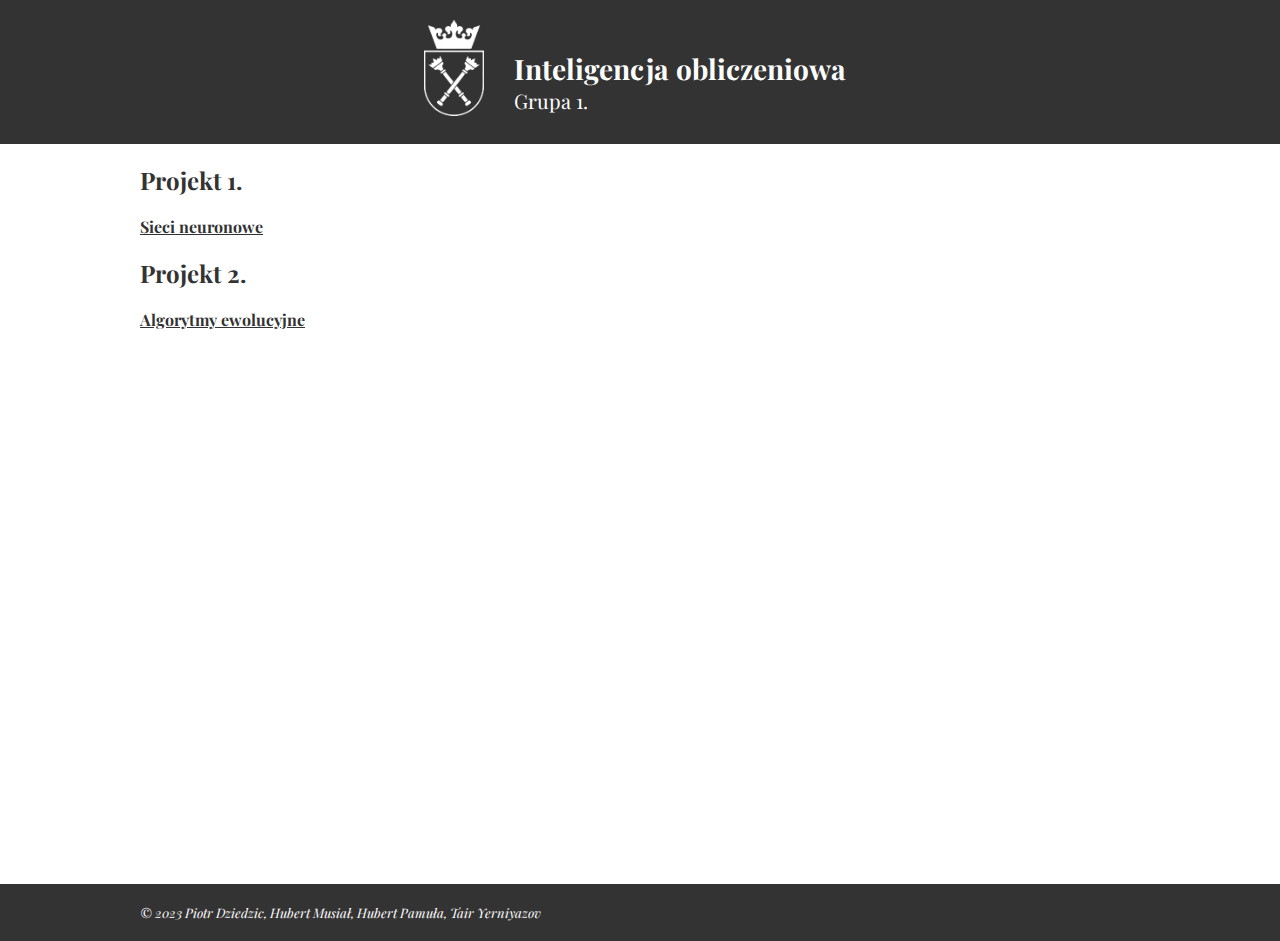
<file: index.html>
<!DOCTYPE html>
<html lang="en">

<head>
    <meta charset="UTF-8">
    <meta name="viewport" content="width=device-width, initial-scale=1.0">
    <meta http-equiv="Permissions-Policy" content="interest-cohort=()">
    <title>EA Experiments</title>
    <link rel="icon" href="img/favicon.ico">
    <link rel="stylesheet" href="style/styles.css">
    <link rel="stylesheet" href="style/prism.css">
    <link rel="stylesheet" href="https://fonts.googleapis.com/css?family=Nova+Square">
    <link rel="stylesheet" href="https://fonts.googleapis.com/css?family=Open+Sans">
    <link rel="stylesheet" href="https://fonts.googleapis.com/css?family=Playfair+Display">
    <link rel="stylesheet"
        href="https://fonts.googleapis.com/css2?family=Material+Symbols+Outlined:opsz,wght,FILL,GRAD@20..48,100..700,0..1,-50..200" />
</head>

<body>
    <header>
        <div class="wrapper">
            <div class="main_header">
                <div id="main_logo"><a href="index.html"><img src="img/uj_logo_white.png"></img></a></div>
                <div>
                    <h1>Inteligencja obliczeniowa</h1>
                    <p>Grupa 1.</p>
                </div>
            </div>
        </div>
    </header>
    <div class="content">
        <div class="wrapper page" id="main-page">
            <h2>Projekt 1.</h2><a href="nn_experiments.html">Sieci neuronowe</a>
            <h2>Projekt 2.</h2><a href="ea_experiments.html">Algorytmy ewolucyjne</a>
        </div>
    </div>

    <footer>
        <div class="wrapper">
            <p>&copy; 2023 Piotr Dziedzic, Hubert Musiał, Hubert Pamuła, Tair Yerniyazov</p>
        </div>
    </footer>

    <script src="script/script.js"></script>
    <script src="script/prism.js"></script>
</body>

</html>
</file>
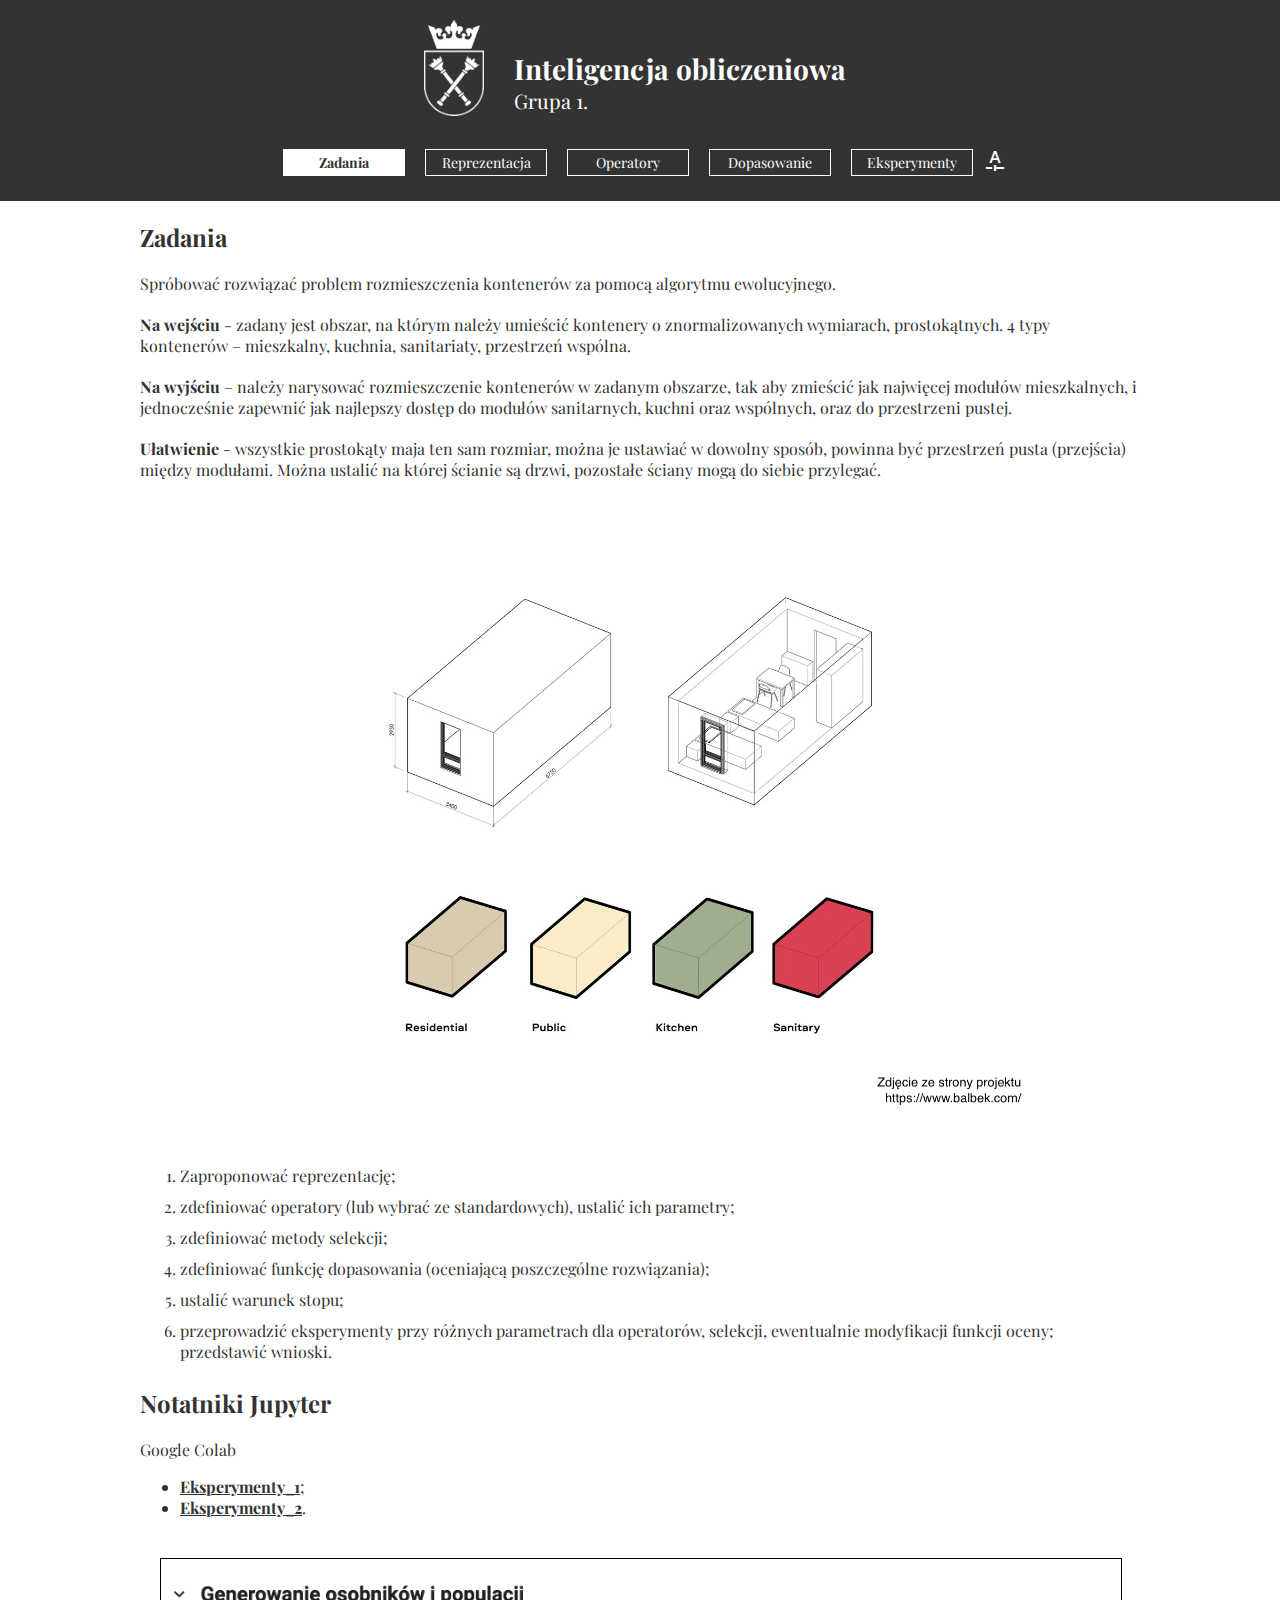
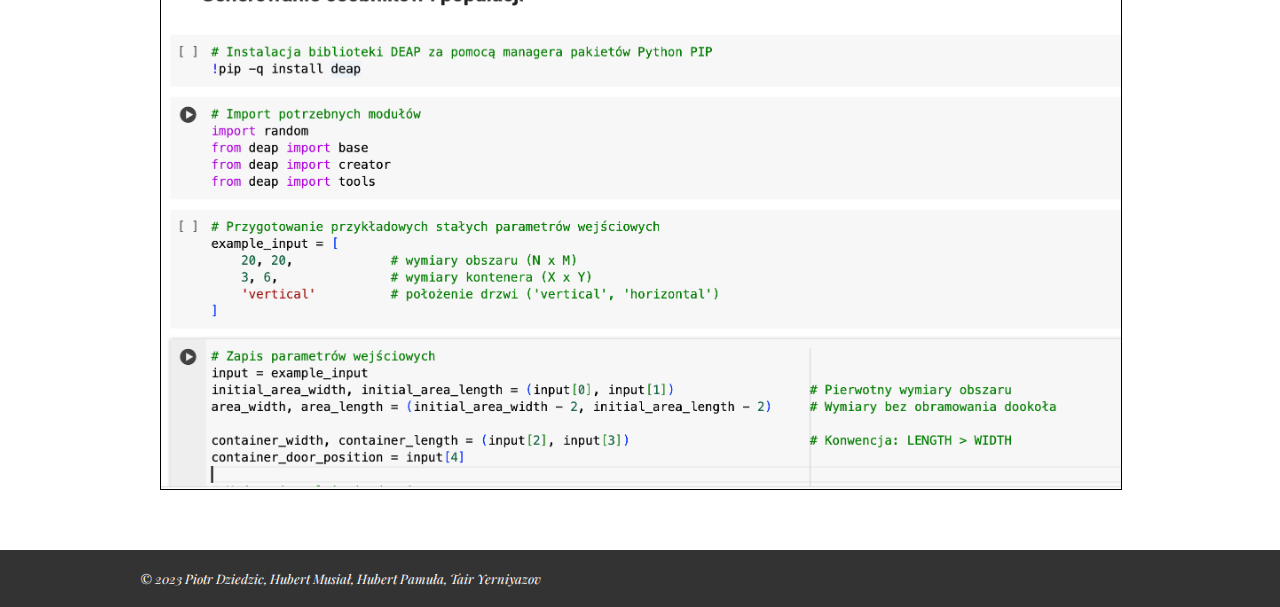
<file: ea_experiments.html>
<!DOCTYPE html>
<html lang="en">

<head>
    <meta charset="UTF-8">
    <meta name="viewport" content="width=device-width, initial-scale=1.0">
    <meta http-equiv="Permissions-Policy" content="interest-cohort=()">
    <title>EA Experiments</title>
    <link rel="icon" href="img/favicon.ico">
    <link rel="stylesheet" href="style/styles.css">
    <link rel="stylesheet" href="style/prism.css">
    <link rel="stylesheet" href="https://fonts.googleapis.com/css?family=Nova+Square">
    <link rel="stylesheet" href="https://fonts.googleapis.com/css?family=Open+Sans">
    <link rel="stylesheet" href="https://fonts.googleapis.com/css?family=Playfair+Display">
    <link rel="stylesheet"
        href="https://fonts.googleapis.com/css2?family=Material+Symbols+Outlined:opsz,wght,FILL,GRAD@20..48,100..700,0..1,-50..200" />
</head>

<body>
    <header>
        <div class="wrapper">
            <div class="main_header">
                <div id="main_logo"><a href="index.html"><img src="img/uj_logo_white.png"></img></a></div>
                <div>
                    <h1>Inteligencja obliczeniowa</h1>
                    <p>Grupa 1.</p>
                </div>
            </div>
            <div class="menu">
                <p class="menu-item-on menu-item">Zadania</p>
                <p class="menu-item-off menu-item">Reprezentacja</p>
                <p class="menu-item-off menu-item">Operatory</p>
                <p class="menu-item-off menu-item">Dopasowanie</p>
                <p class="menu-item-off menu-item">Eksperymenty</p>
                <span class="material-symbols-outlined" id="font-changer">custom_typography</span>
            </div>
        </div>
    </header>
    <div class="content">
        <!-- GŁÓWNA STRONA -->
        <div class="wrapper page" id="main-page">
            <h2>Zadania</h2>
            
            <p>Spróbować rozwiązać problem rozmieszczenia kontenerów za pomocą algorytmu ewolucyjnego.</p>
            <p><b>Na wejściu</b> - zadany jest obszar, na którym należy umieścić kontenery o znormalizowanych wymiarach, prostokątnych. 4 typy
            kontenerów – mieszkalny, kuchnia, sanitariaty, przestrzeń wspólna.
            <p><b>Na wyjściu</b> – należy narysować rozmieszczenie kontenerów w zadanym obszarze, tak aby zmieścić jak najwięcej modułów
            mieszkalnych, i jednocześnie zapewnić jak najlepszy dostęp do modułów sanitarnych, kuchni oraz wspólnych, oraz do
            przestrzeni pustej.
            <p><b>Ułatwienie</b> - wszystkie prostokąty maja ten sam rozmiar, można je ustawiać w dowolny sposób, powinna być przestrzeń pusta
            (przejścia) między modułami. Można ustalić na której ścianie są drzwi, pozostałe ściany mogą do siebie przylegać.</p>
            <div class="plot"><img src="img/ea_main/container.png"></img></div>
            <ol>
                <li>Zaproponować reprezentację;</li>
                <li>zdefiniować operatory (lub wybrać ze standardowych), ustalić ich parametry;</li>
                <li>zdefiniować metody selekcji;</li>
                <li>zdefiniować funkcję dopasowania (oceniającą poszczególne rozwiązania);</li>
                <li>ustalić warunek stopu;</li>
                <li>przeprowadzić eksperymenty przy różnych parametrach dla operatorów, selekcji, ewentualnie modyfikacji funkcji oceny;
                przedstawić wnioski.</li>
            </ol>
            <h2>Notatniki Jupyter</h2>
            <p>Google Colab</p> 
            <ul>
                <li><a href="https://colab.research.google.com/drive/1554AG13tgEZ_VHPIezl42kesmRPk1zlE?usp=sharing">Eksperymenty_1</a>;</li>
                <li><a href="https://colab.research.google.com/drive/1FNs8jfoOpIpY3mXwHrvz0TgGRs6aBiH4?usp=sharing">Eksperymenty_2</a>.</li>
            </ul>
            <div class="plot"><img src="img/ea_main/colab.png" style="border: 1px solid black;"></img></div>
        </div>

        <!-- Reprezentacja -->
        <div class="wrapper page">
            <h2>Reprezentacja osobników</h2>
            <p>Na wejściu podajemy następujące parametry:</p>
            <div class="code-snippet">
                <pre class="line-numbers">
                    <code class="language-python">
                        # Przygotowanie przykładowych stałych parametrów wejściowych
                            example_input = [
                                20, 20,             # wymiary obszaru (N x M)
                                3, 6,               # wymiary kontenera (X x Y)
                                'vertical'          # położenie drzwi ('vertical', 'horizontal')
                            ]
                    </code>
                </pre>
            </div>
            <p>Każdy osobnik to wektor składający się z ciągu czwórek liczb zmiennoprzecinkowych oraz całkowitych. Każda czwórka 
                reprezentuje parametry potrzebne do określenia pojedynczego kontenera. 
            <div class="plot plot-tiny-width"><img src="img/ea_representation/1.png"></img></div>
            <p>Zakładamy, że kontenery mają ustandaryzowany kształt (prostokąt z dołączonymi drzwiami znajdującymi się po 
                środku któregoś z boków) i zadany niezmienny po odczycie danych wejściowych rozmiar. Jeden taki moduł możemy 
                opisać, precyzując współrzędne środku prostokąta, kąt obrotu (z krokiem w 90°) oraz typ kontenera (mieszkalny, 
                łazienki, kuchnia, przestrzeń wspólna).
            <div class="plot"><img src="img/ea_representation/4.png"></img></div>
            <p>Za pomocą takiej reprezentacji bardzo łatwo jesteśmy w stanie wygenerować populację, korzystając
                z narzędzi dostępnych w bibliotece DEAP oraz definiując funkcję generującą kolejne liczby do gotowych czwórek:
            <div class="code-snippet">
                <pre class="line-numbers">
                    <code class="language-python">
                        # Funkcja generująca kolejne liczby cykilcznie (generator czwórek, z których składa się pojedynczy osobnik)
                        generator_counter = 0
                        angle = -1
                        
                        def create_individual():
                            global generator_counter
                            global angle
                            r = generator_counter % 4
                            generator_counter += 1
                            ... 
                            return float(random.randint(1, 3))

                        example_container = []
                        for i in range(4):
                            example_container.append(create_individual())
                        print(f"""...""")
                    </code>
                </pre>
                <pre class="command-line" data-filter-output="(out)" data-continuation-str="\">
============================================================
Przykładowy kontener:
============================================================
Środek kontenera: (6.62737274990303, 4.998759202209863);
Zakodowany kąt:   3.0;
Zakodowany typ:   0.0
                </pre>
            </div>                
            <p>Rozmieszczając kontenery na podanym obszarze (o określonych na wejściu wymiarach) możemy napotkać na 
                różnego rodzaju problemy związane z ograniczonym dostępem do kontenerów na zewnątrz obszaru oraz 
                utrudnionym bądź w ogóle zablokowanym dostępem do drzwi.
            Postanowiliśmy z tego powodu uwzględniać położenie drzwi, które rozszerzają teren zajmowany przez 
            kontener o dodatkowy cienki pasek, podczas sprawdzenia warunku braku nakładających się na siebie prostokątów. 
            <div class="plot plot-small-height"><img src="img/ea_representation/2.png"></img></div>
            <p>Oczywiście, w zależności od tego, ile możemy mieć kontenerów, różni nam się maksymalna liczba 
                możliwych przecięć prostokątów. Może ona się przydać podczas testowania skuteczności działania 
                algorytmu z punktu widzenia składowej funkcji dopasowania odpowiedzialnej za zapobieganie takim przypadkom.
            <div class="plot plot-tiny-height"><img src="img/ea_representation/3.png"></img></div>
            <p>Przykładowo, jeżeli mamy 16 kontenerów, to liczba błędnych rozmieszczeń spowodowanych przecięciem 
                prostokątów nie może być większa od 120. Wiedząc, jakie jest górne ograniczenie, oraz to, 
                ile punktów odejmuje za to funkcja dopasowania, możemy łatwo dobierać hiperparametry 
                algorytmu w trakcie wykonywania eksperymentów.
        </div>
 
        <!-- Operatory -->
        <div class="wrapper page">
            <h2>Operator mutacji</h2>
            <p>Uwzględniając reprezentację osobników, zdefiniowaliśmy operator mutacji, który ponownie generuje
                losowe liczby z dopuszczalnych zakresów. Mutowanie odbywa się za pomocą funkcji random.uniform()
                oraz random.int(), które są dostępne w bibliotece standardowej Python (moduł random). 
                Mutujemy liczby zarówno zmiennoprzecinkowe jak i całkowite z rozkładu jednorodnego. W wersjach roboczych 
                notatnika zawierającego kod źródłowy próbowaliśmy mutować liczbę z pewnym odchyleniem od wartości pierwotnej 
                zamiast generować liczbę z określonego przedziału od zera. Zbiezność wówczas znacznie się spowolniła.
            </p>
            <div class="plot plot-small-height"><img src="img/ea_operators/2.png"></img></div>
            <h2>Operator krzyżowania</h2>
            <p>Mamy własny operator krzyżowania oparty o krzyżowanie dwupunktowe, tylko że z tą różnicą, że osobniki 
                wymieniają się kontenerami, zachowując poprawność czwórek liczb, w których zakodowane są parametry opisujące 
                wygląd, typ oraz położenie kontenerów. </p>
                <div class="plot plot-small-height"><img src="img/ea_operators/1.png"></img></div>
            <h2>Operator selekcji</h2>
            Stosujemy selekcję na podstawie turneju o zmiennej liczbie uczestników (jeden z hiperparametrów). Skorzystaliśmy
            z gotowej implementacji dostępnej w bibliotece DEAP: <b>tools.selTournament</b>. 
            
            <p>Przetestowaliśmy oprócz tego
            operatory, które są kompatybilne z naszą reprezentacją: <b>tools.selBest()</b> oraz <b>tools.selRandom()</b>.
            Nie przyniosło to wtedy pozytywnych wyników, gdyż algorytm zaczynał się cechować rozbieżnością ze względu 
            na całkowitą liczbę przecięć występujących na zrzutowanym planie. 
            <br>
        </div>


        <!-- Dopasowanie -->
        <div class="wrapper page">
            <h2>Funkcja dopasowania</h2>
            <p>Zwraca n_intersection, n_initialised_containers, n_living_containers, distance_to_auxilary_modules.</p>
            <div class="code-snippet">
                <pre class="line-numbers">
                    <code class="language-python">
                            containers = []
                            ListaMieszkan = [ ]
                            ListaBudynkowKomunalnych = [ ]
                            for i in range(IND_SIZE):
                                kontener = individual[(i*4): (i+1)*4]
                                containers.append(kontener)
                                if kontener[3]==0:
                                ListaMieszkan.append(i)
                                elif kontener[3]>=1:
                                ListaBudynkowKomunalnych.append(i)
                            n_intersection = 0
                            for i in range(IND_SIZE - 1):
                                container_a = containers[i]
                                if container_a[3] != -1:
                                    for j in range(i + 1, IND_SIZE):
                                        container_b = containers[j]
                                        if container_b[3] != -1:
                                            angle = container_a[2]
                                            if angle == 0 or angle == 2:
                                                a_x1 = container_a[0] - container_width / 2
                                                a_y1 = container_a[1] - container_length / 2
                                                a_x2 = container_a[0] + container_width / 2
                                                a_y2 = container_a[1] + container_length / 2
                                            else:
                                                a_x1 = container_a[0] - container_length / 2
                                                a_y1 = container_a[1] - container_width / 2
                                                a_x2 = container_a[0] + container_length / 2
                                                a_y2 = container_a[1] + container_width / 2
                                            if container_a[3] != 3:
                                                a_x1, a_y1, a_x2, a_y2 = take_door_into_account(a_x1, a_y1, a_x2, a_y2, angle)
                                            angle = container_b[2]
                                            if angle == 0 or angle == 2:
                                                b_x1 = container_b[0] - container_width / 2
                                                b_y1 = container_b[1] - container_length / 2
                                                b_x2 = container_b[0] + container_width / 2
                                                b_y2 = container_b[1] + container_length / 2
                                            else:
                                                b_x1 = container_b[0] - container_length / 2
                                                b_y1 = container_b[1] - container_width / 2
                                                b_x2 = container_b[0] + container_length / 2
                                                b_y2 = container_b[1] + container_width / 2
                                            if container_b[3] != 3:
                                                b_x1, b_y1, b_x2, b_y2 = take_door_into_account(b_x1, b_y1, b_x2, b_y2, angle)
                                            if intersects(a_x1, a_y1, a_x2, a_y2, b_x1, b_y1, b_x2, b_y2):
                                                n_intersection += 1
                            n_initialised_containers = 0
                            for container in containers:
                                if container[3] != -1:
                                    n_initialised_containers += 1
                            n_living_containers = 0
                            for container in containers:
                                if container[3] == 0:
                                    n_living_containers += 1
                            distance_to_auxilary_modules = 0
                            for i in ListaMieszkan:
                                container_a = containers[i]
                                distances_from_a = []
                                for j in ListaBudynkowKomunalnych:
                                    container_b = containers[j]
                                    if container_b[3] == 1 or container_b[3] == 2:
                                        a_door_x, a_door_y = get_door_position(container_a)
                                        b_door_x, b_door_y = get_door_position(container_b)
                                        distances_from_a.append(abs(a_door_x - b_door_x) + abs(a_door_y - b_door_y))
                                    if container_b[3] == 3:
                                        a_door_x, a_door_y = get_door_position(container_a)
                                        distances_from_a.append(abs(a_door_x - container_b[0]) + abs(a_door_y - container_b[1]))
                                if len(distances_from_a) > 0:
                                    distance_to_auxilary_modules += min(distances_from_a)
                            n_toilets = 0
                            n_kitchens = 0
                            n_public_zones = 0
                            for container in containers:
                                if container[3] == 1:
                                    n_toilets += 1
                                elif container[3] == 2:
                                    n_kitchens += 1
                                elif container[3] == 3:
                                    n_public_zones += 1
                            if n_toilets == 0 or n_kitchens == 0 or n_public_zones == 0:
                                n_intersection += 1000
                                n_initialised_containers = 0
                                n_living_containers = 0
                                distance_to_auxilary_modules += 1000
                            return n_intersection, n_initialised_containers, n_living_containers, distance_to_auxilary_modules
                    </code>
                </pre>
            </div>
            <h3>n_intersection</h3>
            <p>Suma liczby przecięć i kar za brak łazienek, kuchni oraz przestrzeni wspólnych.</p>
            <h3>n_initialised_containers</h3>
            <p>Liczba kontenerów. Jeśli występuje kara w poprzedniej kategorii, ten parametr jest ustawiany na 0.</p>
            <h3>n_living_containers</h3>
            <p>Liczba kontenerów mieszkalnych. Są uwzględniane osobno, ponieważ chcemy ich więcej, niż pozostałych kontenerów.</p>
            <h3>distance_to_auxilary_modules</h3>
            <p>Dla każdego konteneru mieszkalnego odległość do najbliższych kontenerów niemieszkalnych.</p>
        </div>
 
        <!-- Eksperymenty -->
        <div class="wrapper page"d>
            <h2>Przykłady</h2>
            <p><b>Inicjalizacja:</b> początkowo generujemy 10% modułów niezainicjalizowanych (obszary puste), 90% modułów zainicjalizowanych
                losowo, z których mamy 50% na kontenery mieszkalne i 50% na inne. Dzięki mutacjom oraz krzyżowaniu
                algorytm potrafi samodzielnie dobrać optymalną liczbę potrzebnych kontenerów.
            <div class="plot plot-tiny-width"><img src="img/ea_experiments/0.png"></img></div>
            <p>Na obrazku widzimy przykładowy wynik po zaledwie 1000 pokoleniach. Nawet w środowisku Colab da się
            otrzymać całkiem sensowne, choć niedealne wyniki w ciągu kilku minut:
            <div class="plot plot-tiny-width"><img src="img/ea_experiments/1.png"></img></div>
            <p>Kolejny przykład (3000 pokoleń):</p>
            <div class="plot plot-tiny-width"><img src="img/ea_experiments/2.gif"></img></div>
            <p>I jeszcze inny przykład (90,000 pokoleń, ale tu widoczne są pierwsze 30,000. Dalej już
                nie zaobserwowaliśmy istotnych zmian):</p>
            <div class="plot plot-tiny-width"><img src="img/ea_experiments/3.gif"></img></div>
            <p><b>Warunek stopu:</b> jak widać, nie zawsze jest sens polegać tylko na górne ograczenie na maksymalną 
                liczbę pokoleń. Dlatego postanowiliśmy definiować parametr "epsilon" opisujący minimalny próg, 
                który kolejne pokolenie powinno przejść, by udowodnić, że udało mu się czymś wyróżnić. 
                Oprócz tego mamy parametr "no_change", który pokazuje ile pokoleń wcześniej powinna być 
                taka sama wartość dopasowania (np. jak 100 pokoleń mamy to samo, to mamy no_change=100)</p>
            <div class="plot"><img src="img/ea_experiments/stop.png"></img></div>
            <h3>Wysoka częstotliwość mutacji</h3>
            <p>Ogólnie rzecz biorąc, wysokie prawdopodobieństwo mutacji pomagało nam w każdym eksperymencie,
            gdyż zapewniało to eksplorację nowych możliwości. Wynika to głównie z faktu, że dostępna liczba
            wszystkich możliwych kontenerów razem z ich konfiguracją nie zmienia się po krzyżowaniu, ponieważ
            stosujemy krzyżowanie w obrębie czwórek liczb, czyli wymieniamy się kontenerami, nie ich parametrami.
            Zatem to mutacja w sposób bezpieczny (bo tak ją zdefiniowaliśmy) udostępnia nam nowe kombinacje.
            <div class="plot plot-tiny-width"><img src="img/ea_experiments/High_MutationRate.gif"></img></div>
            <h3>Niska częstotliwość krzyżowania</h3>
            <p>Przy niskim prawdopodbieństwu krzyżowania obserwujemy bardzo małe zmiany. Wynika to z faktu, 
                że raz ustalone kontenery już nie są wymieniane pomiędzy osobnikami i najlepszy osobnik
                zostaje najlepszym. Jedynie mutacje wpływają na jego wynik, co widać tu w postaci losowego 
                przemieszczenia/zamiany jednego z kontenerów.
            <div class="plot plot-tiny-width"><img src="img/ea_experiments/LowMateRate.gif"></img></div>
            <h3>Nietrywialny pomysł</h3>
            <p>Przy tym eksperymencie penalizowane jest nie tyle samo przecięcie, co pole całego przecięcia. 
                Szansa na mutację jest 60% a szansa na mutację danego osobnika to zaledwie 2%. Z 2% które 
                wylosują mutację, kolejne 5% z nich może zmienić swój typ konteneru.</p>
            <div class="plot plot-tiny-width"><img src="img/ea_experiments/new_idea.gif"></img></div>
            <h3>Zbieżność</h3>
            <p>Poniżej przestawione są wyniki jednego z pierwszych wykonywanych przez nas eksperymentów. Na wykresach widać
            zbieżność algorytmu.
            <div class="plot plot-tiny-width"><img src="img/ea_experiments/convergence_1.png"></img></div>
            <div class="plot plot-tiny-width"><img src="img/ea_experiments/convergence_2.png"></img></div>
            <div class="plot plot-tiny-width"><img src="img/ea_experiments/convergence_3.png"></img></div>
            <p>Zwrócmy uwagę na to, że odległość może najpierw gwałtownie wzrastać ze względu na dodawanie dodatkowych modułów pomocniczych w trakcie pierwszych kilkuset iteracji. Później, kiedy już mamy dobrą liczbę łazienek, kuchni oraz przestrzeni publicznych, zaczyna się wolny proces minimalizacji odległości: kontenery mieszkalne zaczynają zmieniać swoje położenie, żeby zbliżyć się jak najbardziej do najbliższej np. łazienki. Taki sam proces zachodzi dla modułów pomocniczych, które przesuwają się do kontenerów mieszkalnych.
            <br>
        </div>
    </div>

    <footer>
        <div class="wrapper">
            <p>&copy; 2023 Piotr Dziedzic, Hubert Musiał, Hubert Pamuła, Tair Yerniyazov</p>
        </div>
    </footer>

    <script src="script/script.js"></script>
    <script src="script/prism.js"></script>
</body>

</html>
</file>
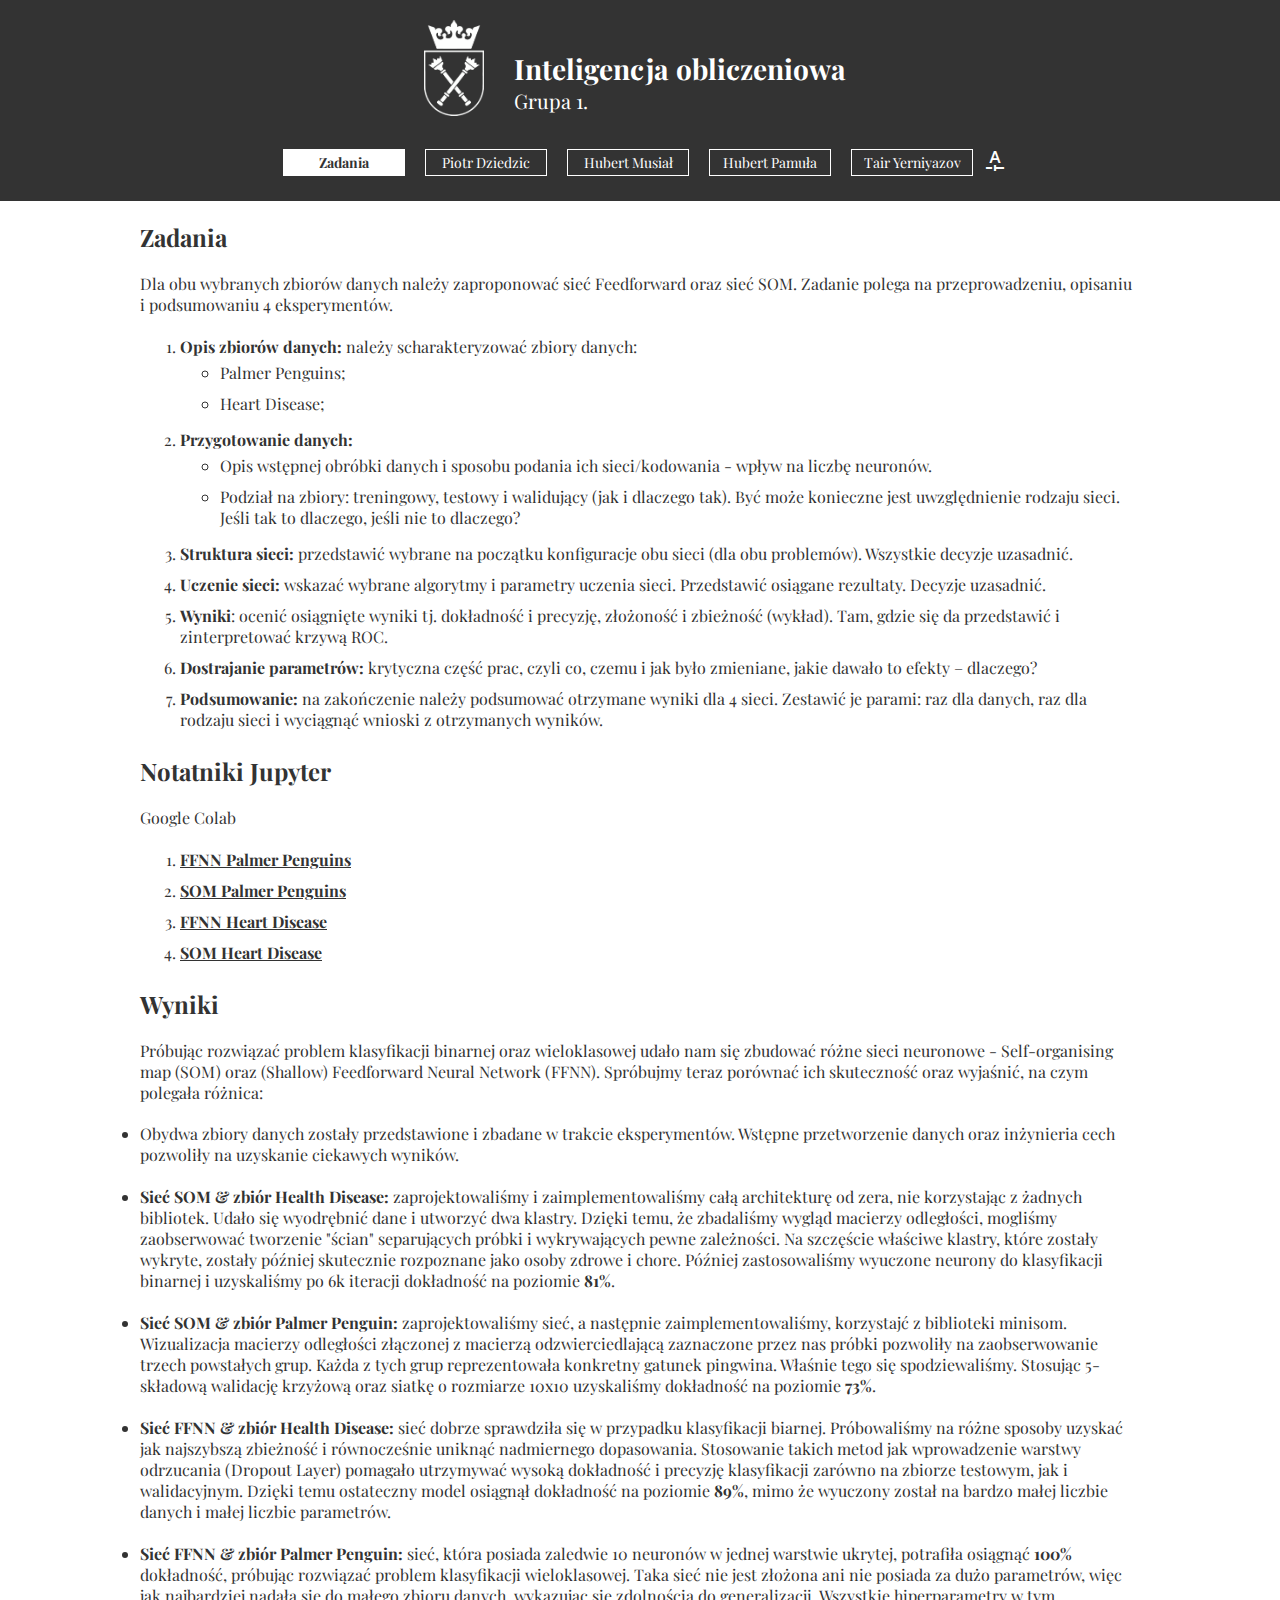
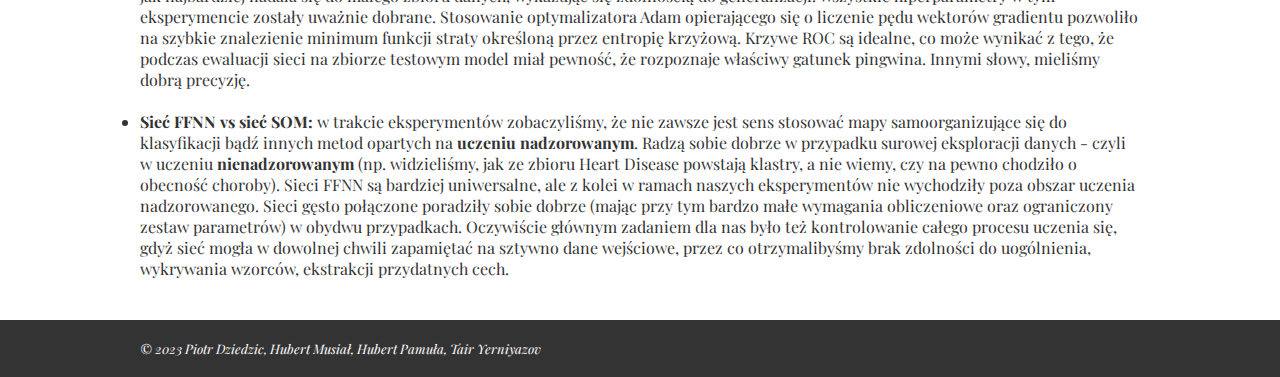
<file: nn_experiments.html>
<!DOCTYPE html>
<html lang="en">

<head>
    <meta charset="UTF-8">
    <meta name="viewport" content="width=device-width, initial-scale=1.0">
    <meta http-equiv="Permissions-Policy" content="interest-cohort=()">
    <title>NN Experiments</title>
    <link rel="icon" href="img/favicon.ico">
    <link rel="stylesheet" href="style/styles.css">
    <link rel="stylesheet" href="style/prism.css">
    <link rel="stylesheet" href="https://fonts.googleapis.com/css?family=Nova+Square">
    <link rel="stylesheet" href="https://fonts.googleapis.com/css?family=Open+Sans">
    <link rel="stylesheet" href="https://fonts.googleapis.com/css?family=Playfair+Display">
    <link rel="stylesheet" href="https://fonts.googleapis.com/css2?family=Material+Symbols+Outlined:opsz,wght,FILL,GRAD@20..48,100..700,0..1,-50..200" />
</head>

<body>
    <header>
        <div class="wrapper">
            <div class="main_header">
                <div id="main_logo"><a href="index.html"><img src="img/uj_logo_white.png"></img></a></div>
                <div>
                    <h1>Inteligencja obliczeniowa</h1>
                    <p>Grupa 1.</p>
                </div>
            </div>
            <div class="menu">
                <p class="menu-item-on menu-item">Zadania</p>
                <p class="menu-item-off menu-item">Piotr Dziedzic</p>
                <p class="menu-item-off menu-item">Hubert Musiał</p>
                <p class="menu-item-off menu-item">Hubert Pamuła</p>
                <p class="menu-item-off menu-item">Tair Yerniyazov</p>
                <span class="material-symbols-outlined" id="font-changer">custom_typography</span>
            </div>
        </div>
    </header>
    <div class="content">
        <!-- GŁÓWNA STRONA -->
        <div class="wrapper page" id="main-page">
            <h2>Zadania</h2>
            <p>Dla obu wybranych zbiorów danych należy zaproponować sieć Feedforward oraz sieć SOM.
                Zadanie polega na przeprowadzeniu, opisaniu i podsumowaniu 4 eksperymentów.
            </p>
            <ol>
                <li><b>Opis zbiorów danych:</b> należy scharakteryzować zbiory danych:
                    <ul>
                        <li>Palmer Penguins;</li>
                        <li>Heart Disease;</li>
                    </ul>
                <li><b>Przygotowanie danych:</b> 
                    <ul>
                        <li>Opis wstępnej obróbki danych i sposobu podania ich sieci/kodowania - wpływ na liczbę neuronów.</li>
                        <li>Podział na zbiory: treningowy, testowy i walidujący (jak i dlaczego tak). 
                            Być może konieczne jest uwzględnienie rodzaju
                            sieci. Jeśli tak to dlaczego, jeśli nie to dlaczego?</li>
                    </ul>
                </li>
                <li><b>Struktura sieci:</b> przedstawić wybrane na początku konfiguracje obu sieci (dla obu problemów). 
                    Wszystkie decyzje uzasadnić.</li>
                <li><b>Uczenie sieci:</b> wskazać wybrane algorytmy i parametry uczenia sieci. Przedstawić osiągane rezultaty. 
                    Decyzje uzasadnić.</li>
                <li><b>Wyniki</b>: ocenić osiągnięte wyniki tj. dokładność i precyzję, złożoność i zbieżność (wykład). Tam, gdzie się da
                przedstawić i zinterpretować krzywą ROC.</li>
                <li><b>Dostrajanie parametrów:</b> krytyczna część prac, czyli co, czemu i jak było zmieniane, jakie dawało to efekty – dlaczego?</li>
                <li><b>Podsumowanie:</b> na zakończenie należy podsumować otrzymane wyniki dla 4 sieci. Zestawić je parami: raz dla danych, raz dla
                rodzaju sieci i wyciągnąć wnioski z otrzymanych wyników.</li>
            </ol>
            <h2>Notatniki Jupyter</h2>
            <p>Google Colab</p>
            <ol>
                <li><a href="https://colab.research.google.com/drive/1baNi0ls9fdn9ztc2AR0PuS4e6hMK1em0?usp=sharing">FFNN Palmer Penguins</a></li>
                <li><a href="https://colab.research.google.com/drive/1E5rqWA-NZe-8QkHHYTKL1LNFD2nP7Il9?usp=sharing">SOM Palmer Penguins</a></li>
                <li><a href="https://colab.research.google.com/drive/1TFIXkxJTGjqbK8SOhni_6lCxERVyQv7P?usp=sharing">FFNN Heart Disease</a></li>
                <li><a href="https://colab.research.google.com/drive/1aFp_SQcUAk8FIX2B24jQNYbMutnl50P_?usp=sharing">SOM Heart Disease</a></li>
            </ol>
            <h2>Wyniki</h2>
            <p>Próbując rozwiązać problem klasyfikacji binarnej oraz wieloklasowej udało nam się zbudować różne sieci neuronowe - Self-organising map (SOM)
                oraz (Shallow) Feedforward Neural Network (FFNN). Spróbujmy teraz porównać ich skuteczność oraz wyjaśnić, na czym polegała różnica:<p>
                    <un> 
                        <li>Obydwa zbiory danych zostały przedstawione i zbadane w trakcie eksperymentów. Wstępne przetworzenie danych
                            oraz inżynieria cech pozwoliły na uzyskanie ciekawych wyników.</li><br>
                        <li><b>Sieć SOM & zbiór Health Disease:</b> zaprojektowaliśmy i zaimplementowaliśmy całą architekturę od zera, nie korzystając z
                            żadnych bibliotek. Udało się wyodrębnić dane i utworzyć dwa klastry. Dzięki temu, że zbadaliśmy wygląd macierzy
                            odległości, mogliśmy zaobserwować tworzenie "ścian" separujących próbki i wykrywających pewne zależności.
                            Na szczęście właściwe klastry, które zostały wykryte, zostały później skutecznie rozpoznane jako osoby zdrowe i chore.
                            Później zastosowaliśmy wyuczone neurony do klasyfikacji binarnej i uzyskaliśmy po 6k iteracji dokładność na poziomie <b>81%</b>.
                        </li><br>
                        <li><b>Sieć SOM & zbiór Palmer Penguin:</b> zaprojektowaliśmy sieć, a następnie zaimplementowaliśmy, korzystajć z biblioteki minisom.
                            Wizualizacja macierzy odległości złączonej z macierzą odzwierciedlającą zaznaczone przez nas próbki pozwoliły na zaobserwowanie
                            trzech powstałych grup. Każda z tych grup reprezentowała konkretny gatunek pingwina. Właśnie tego się spodziewaliśmy.
                            Stosując 5-składową walidację krzyżową oraz siatkę o rozmiarze 10x10 uzyskaliśmy dokładność na poziomie <b>73%</b>. 
                        </li><br>
                        <li><b>Sieć FFNN & zbiór Health Disease:</b> sieć dobrze sprawdziła się w przypadku klasyfikacji biarnej. Próbowaliśmy
                        na różne sposoby uzyskać jak najszybszą zbieżność i równocześnie uniknąć nadmiernego dopasowania. Stosowanie takich
                        metod jak wprowadzenie warstwy odrzucania (Dropout Layer) pomagało utrzymywać wysoką dokładność i precyzję klasyfikacji zarówno
                        na zbiorze testowym, jak i walidacyjnym. Dzięki temu ostateczny model osiągnął dokładność na poziomie <b>89%</b>, mimo że wyuczony
                        został na bardzo małej liczbie danych i małej liczbie parametrów.</li><br>
                        <li><b>Sieć FFNN & zbiór Palmer Penguin:</b> sieć, która posiada zaledwie 10 neuronów w jednej warstwie ukrytej, potrafiła
                            osiągnąć <b>100%</b> dokładność, próbując rozwiązać problem klasyfikacji wieloklasowej. Taka sieć nie jest złożona ani nie 
                            posiada za dużo parametrów, więc jak najbardziej nadała się do małego zbioru danych, wykazując się zdolnością do
                            generalizacji. Wszystkie hiperparametry w tym eksperymencie zostały uważnie dobrane. Stosowanie optymalizatora Adam
                            opierającego się o liczenie pędu wektorów gradientu pozwoliło na szybkie znalezienie minimum funkcji straty określoną
                            przez entropię krzyżową. Krzywe ROC są idealne, co może wynikać z tego, że podczas ewaluacji sieci na zbiorze testowym
                            model miał pewność, że rozpoznaje właściwy gatunek pingwina. Innymi słowy, mieliśmy dobrą precyzję.</li><br>
                        <li><b>Sieć FFNN vs sieć SOM:</b> w trakcie eksperymentów zobaczyliśmy, że nie zawsze jest sens stosować mapy samoorganizujące się
                            do klasyfikacji bądź innych metod opartych na <b>uczeniu nadzorowanym</b>. Radzą sobie dobrze w przypadku surowej eksploracji
                            danych - czyli w uczeniu <b>nienadzorowanym</b> (np. widzieliśmy, jak ze zbioru Heart Disease powstają klastry, 
                            a nie wiemy, czy na pewno chodziło o obecność choroby). 
                            Sieci FFNN są bardziej uniwersalne, ale z kolei w ramach naszych eksperymentów nie wychodziły poza
                            obszar uczenia nadzorowanego. Sieci gęsto połączone poradziły sobie dobrze (mając przy tym bardzo małe wymagania
                            obliczeniowe oraz ograniczony zestaw parametrów) w obydwu przypadkach. Oczywiście głównym zadaniem dla nas było też
                            kontrolowanie całego procesu uczenia się, gdyż sieć mogła w dowolnej chwili zapamiętać na sztywno dane wejściowe,
                            przez co otrzymalibyśmy brak zdolności do uogólnienia, wykrywania wzorców, ekstrakcji przydatnych cech. 
                        </li>
                    </un><br>    
        </div>

        <!-- STRONA PIOTRA D. -->
        <div class="wrapper page">
            <div class="plot plot-tiny-width"><img src="img/penguins_logo.png"></img></div>
            <h2>Opis zbioru danych</h2>
            <p>Zbiór został stworzony i udostępniony przez dr Kristen Gorman i stację Palmer Station na Antarktydzie,
                członka Długoterminowej Sieci Badań Ekologicznych wspieranego przez granty za pośrednictwem
                National Science Foundation, Office of Polar Programs (NSF-OOP). Dane zebrano w ramach badań mających
                na celu zbadanie zachowań żerowych pingwinów antarktycznych i ich związku ze zmiennością środowiska</p>
            <p>Dane pierwotnie zamieszczono w 3 oddzielnych zbiorach. Każdy odpowiadał jednemu z trzech gatunków
                Adelie (152 pingwiny), Gentoo (124 pingwiny) i Chinstrap 68 pingwinów. Połączono je w jeden zbiór danych
                o pingiwnach Palmera (344 pingwiny)
            </p>
            <div class="plot plot-small-height"><img src="img/ff_penguins/penguins_count.png"></img></div>
            <p>Mamy zatem 344 instacncje zawierające 8 atrybutów numerycznych i kategorycznych. Przedstawmy teraz krótko
                każdy z nich, w celu lepszego zrozumienia zagadnienia</p>
            <p>
                <b>Numeryczne</b> (w tym te, które mają ograniczony zakres):
            <ul>
                <li><u>bill_length_mm</u> - Długość dzioba</li>
                <li><u>bill_depth_mm</u> - Wysokość dzioba</li>
                <li><u>flipper_length_mm</u> - Długość płetwy</li>
                <li><u>body_mass_g</u> - Masa Ciała pingwina</li>
            </ul>

            <b>Kategoryczne biarne</b>:
            <ul>
                <li><u>sex</u> - Płeć pingwina</li>
            </ul>

            <b>Kategoryczne</b>:
            <ul>
                <li><u>year</u> - Rok w którym pingwin został zbadany</li>
                <li><u>Species</u> - Gatunek pingwina</li>
                <li><u>Island</u> - Wyspa którą pingwin zamieszkiwał</li>
            </ul>
            </p>
            <p>Niestety 2 atrubuty "Year" oraz "Island" są dla nas bezużytczne w problemie klasyfikacji więc nie bierzemy
                ich pod uwagę w dalszych rozważaniach. Zatem liczba naszych "features" tak naprawdę zredukowała się do 5</p>
            <div class="plot plot-tiny-width"><img src="img/ff_penguins/bill_data_example.png"></img></div>
            <p>Zbadaliśmy rozkład 3 najistotniejszych cech czyli Bill Length, Bill Depth,
                Flipper Length i otrzymaliśmy następujące wyniki</p>
            <div class="plot"><img src="img/ff_penguins/bill_depth_distribution.png"></img></div>
            <div class="plot"><img src="img/ff_penguins/bill_length_distribution.png"></img></div>
            <div class="plot"><img src="img/ff_penguins/filpper_length_distribution.png"></img></div>
            <p>Mamy dobrą dystrybucję trzech istotnych atrybutów numerycznych, która wygląda na rozkład normalny.
                Zatem, pod warunkiem, że dane ze zbioru testowego, a później produkcyjnego (przemilczmy, że klasyfikacja
                pingwinów nam się nie przyda w Krakowie....)
                będą się cechowały taką samą wariancją, to model dobrze sobie poradzi, gdyż spodziewamy się, że odchylenie
                standardowe będzie ograniczało liczbę
                tzw. "Outliers"'ów, czyli wartości odbiegających od mediany i średniej.</p>
            <p>Korzystając ze standardowych narzędzi dostępnych w bibliotece Pandas możemy łatwo
                uzyskać pełną macierz korelacji cech z przewidywaną wartością. Powinniśmy pamiętać
                przede wszystkim, że taki przegląd pozwala zaledwie na zapoznanie się ze zbiorem i może
                posłużyć nam jako wsparcie heurystyczne podczas pracy nad tzw. inżynierią cech
                (z ang. <b>Feature Engineering</b>). Współczynnik korelacji nie gwarantuje nam poprawnego
                odzwierciedlenia relacji nieliniowych, które z pewnością występują w naszym złożonym zbiorze.</p>
            <div class="plot"><img src="img/ff_penguins/heatmapa.png"></img></div>
            <p>W pierwszym rzędzie macierzy widać wzdłuż kolumn, że wartości liczbowe odgrywają kluczową rolę w predykcji
                atrybuty "species".
                Odwrotna obserwacja ma miejsce w przypadku płci (można przypuszczać, że female penguins nie zbyt mocno się
                różnią od male penguins).
                Dla przypomnienia: macierz korelacji (o ile współczynnik korelacji nie jest równy 0 dla któregoś atrybutu,
                który wtedy po prostu jest wartością stałą) jest zawsze symetryczna, gdyż odzwierciedla relacje liniowe, a więc
                można zawsze to odwrócić.
                Wdzłuż przekątnej są same jedynki, gdyż każdy atrybut ma 100% korelacji z samym sobą z definicji.</p>
            <h2>Przygotowanie danych</h2>
            <p>W tym rozdziale będziemy pokazywali kluczowe kawałki kodu. Całość można znaleźć tu:
                <a href="https://colab.research.google.com/drive/1baNi0ls9fdn9ztc2AR0PuS4e6hMK1em0?usp=sharing">notatnik Jupyter
                    (Google Colab)</a>
            </p>
            <p>Zaczniemy od przetworzenie atrybutów
                kategorycznych. Mamy tutaj atrybuty, które
                są stricte kategoryczne (sex, species), tzn. nie mają żadnego porządku semantycznego i pokazują typy/kategorii
                konkretnych cech.</p>
            <p>Możemy te atrybuty (<code>sex</code> oraz <code>species</code>) rozbić na kilka kolumn.
                Każda taka kolumna będzie binarna i będzie określała występowanie poszczególnej kategorii.
                Mówiąc inaczej, kodujemy ten wcześniejszy atrybut kategorialny metodą gorącej jedynki
                (z ang. <b>One-hot Encoding</b>). Poniżej przedstawiony jest kawałek kodu, który za to odpowiada
            </p>
            <div class="code-snippet">
                <pre class="line-numbers"><code class="language-python">
                            # Zmiana kategorycznych wartosci na numeryczne
                            
                            # Kodowanie danych kategorycznych (one-hot encoding)
                            label_encoder = LabelEncoder()
                            
                            # One-hot encoding dla kolumny 'species'
                            palmer_penguins = pd.get_dummies(palmer_penguins, columns=['species'], prefix=['species'])
                            
                            # One-hot encoding dla kolumny 'sex'
                            palmer_penguins = pd.get_dummies(palmer_penguins, columns=['sex'], prefix='sex')
                            
                            print(palmer_penguins)
                        </code></pre>
                <pre class="command-line" data-filter-output="(out)" data-continuation-str="\">
                bill_length_mm bill_depth_mm    flipper_length_mm   body_mass_g \
            168         42.0            13.5             210.0       4150.0
            37          42.2            18.5             180.0       3550.0
            269         48.8            16.2             222.0       6000.0
            156         47.6            14.5             215.0       5400.0
            226         46.4            15.0             216.0       4700.0
            ..          ...             ...              ...         ...
            89          38.9            18.8             190.0       3600.0
            277         50.0            19.5             196.0       3900.0
            182         47.3            15.3             222.0       5250.0
            338         45.7            17.0             195.0       3650.0
            221         50.7            15.0             223.0       5550.0
            
                sex_female  sex_male
            168      1.0     0.0
            37       1.0     0.0
            269      0.0     1.0
            156      0.0     1.0
            226      1.0     0.0
            ..       ...     ...
            89       1.0     0.0
            277      0.0     1.0
            182      0.0     1.0
            338      1.0     0.0
            221      0.0     1.0

            [247 rows x 6 columns]
                        </pre>
            </div>
            <p>Teraz powinniśmy się zastanowić jak postąpić z brakującymi wartościami. Możemy nieznane nam atrybuty
                douzupełnić wartością średnią. Nie stać nas na to, żeby wyrzucić te rekordy, bo i tak mamy zaledwie
                344 instancje. Uwaga: dozupełniać chcemy teraz, zanim zaczniemy dzielić zbiór na zbiory testowy,
                treningowy i walidacyjny. W żadnym przypadku nie patrzymy na parametry statystyczne, tylko
                mechanicznie rozrzucamy te liczby, by nie podglądać danych, które później zostaną częścią
                zbioru testowego:
            </p>
            <div class="code-snippet">
                <pre class="line-numbers">
                            <code class="language-python">
                                # Sprawdzenie, ile jest brakujących danych w każdej kolumnie
                                brakujace_dane = palmer_penguins.isnull().sum()
                    
                                # Wyświetlenie liczby brakujących danych w każdej kolumnie
                                print(brakujace_dane)
                            </code>
                        </pre>
                <code>
                            <pre class="command-line" data-filter-output="(out)" data-continuation-str="\">
            bill_length_mm          2
            bill_depth_mm           2
            flipper_length_mm       2
            body_mass_g             2
            species_Adelie          0
            species_Chinstrap       0
            species_Gentoo          0
            sex_female              0
            sex_male                0
            dtype: int64
                            </pre>
                        </code>
                <pre class="line-numbers">
                            <code class="language-python">
                                # Uzupełnianie wartości nieokreślonych średnią
                    
                                # Oblicz średnią wartość kolumny 'bill_length_mm' (ignorując wartości null)
                                srednia_bill_length_mm = palmer_penguins['bill_length_mm'].mean()
                    
                                # Uzupełnij brakujące wartości w kolumnie 'bill_length_mm' średnią wartością
                                palmer_penguins['bill_length_mm'].fillna(srednia_bill_length_mm, inplace=True)
                    
                                # Oblicz średnią wartość kolumny 'bill_length_mm' (ignorując wartości null)
                                srednia_bill_depth_mm = palmer_penguins['bill_depth_mm'].mean()
                    
                                # Uzupełnij brakujące wartości w kolumnie 'bill_length_mm' średnią wartością
                                palmer_penguins['bill_depth_mm'].fillna(srednia_bill_depth_mm, inplace=True)
                    
                                # Oblicz średnią wartość kolumny 'bill_length_mm' (ignorując wartości null)
                                srednia_flipper_length_mm   = palmer_penguins['flipper_length_mm'].mean()
                    
                                # Uzupełnij brakujące wartości w kolumnie 'bill_length_mm' średnią wartością
                                palmer_penguins['flipper_length_mm'].fillna(srednia_flipper_length_mm, inplace=True)
                    
                                # Oblicz średnią wartość kolumny 'bill_length_mm' (ignorując wartości null)
                                srednia_body_mass_g = palmer_penguins['body_mass_g'].mean()
                    
                                # Uzupełnij brakujące wartości w kolumnie 'bill_length_mm' średnią wartością
                                palmer_penguins['body_mass_g'].fillna(srednia_body_mass_g, inplace=True)
                            </code>
                        </pre>
            </div>
            <p>Podzielmy teraz nasze dane na trzy zbiory: <b>10% testowy, 90% treningowy (w
                    tym 20% walidacyjny)</b>. Dodatkowo,
                zastosujmy standaryzację danych
            </p>
            <div class="code-snippet">
                <pre class="line-numbers">
                            <code class="language-python">
                                X = palmer_penguins.drop(["species_Adelie", "species_Chinstrap", "species_Gentoo"], axis=1)  # Wektory cech
                                y = palmer_penguins[["species_Adelie", "species_Chinstrap", "species_Gentoo"]]  # Wektory klas
                                
                                # Podział danych na zbiór treningowy (90%) i testowy (10%)
                                X_temp, X_test, y_temp, y_test = train_test_split(X, y, test_size=0.1, random_state=42)
                                
                                # Kolejny podział zbioru X_temp na zbiór walidacyjny (20%) i treningowy (80%)
                                X_train, X_valid, y_train, y_valid = train_test_split(X_temp, y_temp, test_size=0.2, random_state=42)
                                
                                scaler = StandardScaler()
                                
                                # Standaryzacja zbioru treningowego
                                X_train_scaled = scaler.fit_transform(X_train)
                                X_train_scaled_df = pd.DataFrame(X_train_scaled, columns = X_train.columns)
                                
                                # Standaryzacja zbioru walidacyjnego
                                X_valid_scaled = scaler.transform(X_valid)
                                X_valid_scaled_df = pd.DataFrame(X_valid_scaled, columns = X_valid.columns)
                                
                                # Standaryzacja zbioru testowego
                                X_test_scaled = scaler.transform(X_test)
                                X_test_scaled_df = pd.DataFrame(X_test_scaled, columns = X_test.columns)
                            </code>
                        </pre>
            </div>
            <p>Teraz wszystkie atrybuty mają wartości przedstawione numerycznie,
                a te, które określają kategorie są zakodowane binarnie.
                Zatem po standaryzacji danych, będziemy mieli zachowane zależności i odległości
                tych danych. Czas na to, żeby uznać zbiór za przygotowany do naszych eksperymentów.
            </p>
            <h2>Struktura sieci FeedForward</h2>
            <p>Sieć FeedForward (inaczej nazywana sztucznym neuronem, jednokierunkową siecią neuronową lub siecią
                jednokierunkową)
                to jedna z podstawowych architektur sztucznych sieci neuronowych. Jest to rodzaj sieci neuronowej, w której
                informacja
                przemieszcza się tylko w jednym kierunku, od warstwy wejściowej do warstw ukrytych i na koniec do warstwy
                wyjściowej,
                bez żadnych cykli czy sprzężeń zwrotnych.
            </p>

            <div class="plot plot-tiny-width"><img src="img/ff_penguins/siec_feed_forward.webp"></img></div>
            <div class="code-snippet">
                <pre class="line-numbers">
                            <code class="language-python">
                                # Sieć Feed Forward
                                model = Sequential()
            
                                # Dodanie warstw ukrytych
                                model.add(Dense(10, input_dim=X_train_scaled.shape[1], activation='relu'))
            
                                # Dodanie warstwy wyjściowej - zakładamy trzy klasy (species_Adelie, species_Chinstrap, species_Gentoo)
                                model.add(Dense(3, activation='softmax'))
                            </code>
                        </pre>
            </div>
            <p>Struktura sieci:
            <p><code>Warstwa wejściowa (Input Layer):</code></p>
            <p>Zdefiniowana jako input_dim=X_train_scaled.shape[1],
                gdzie X_train_scaled.shape[1] to liczba cech w danych wejściowych po standaryzacji.
                To oznacza, że każdy neuron w tej warstwie odpowiada jednej zmiennej wejściowej w danych.
                Funkcja aktywacji: Brak funkcji aktywacji. Warstwa wejściowa jest liniową reprezentacją danych wejściowych.
            </p>
            <p><code>Pierwsza warstwa ukryta (Hidden Layer 1):</code></p>
            <p>
                Liczba neuronów: 10. Jest to arbitralnie wybrana liczba neuronów, które mają uczyć się nieliniowych zależności w
                danych.
                Funkcja aktywacji: ReLU (Rectified Linear Unit). ReLU jest często używana w warstwach ukrytych i ma postać f(x)
                = max(0, x),
                co oznacza, że jest nieliniowa i pomaga modelowi uczyć się nieliniowych wzorców.
            </p>
            <p><code>Warstwa wyjściowa (Output Layer):</code></p>
            <p>
                Liczba neuronów: 3. Liczba neuronów w warstwie wyjściowej odpowiada liczbie klas lub etykiet, które model ma
                przewidywać (species_Adelie, species_Chinstrap, species_Gentoo).
                Funkcja aktywacji: Softmax. Funkcja softmax jest często używana w warstwie wyjściowej do rozwiązywania problemów
                klasyfikacji wieloklasowej.
                Przekształca wyniki na prawdopodobieństwa przynależności do każdej z klas.
            </p>
            </p>
            <p>Wizualizacja modelu z pomocą biblioteki keras</p>
            <div class="code-snippet">
                <pre class="line-numbers">
                            <code class="language-python">
                                model.summary()
                                keras.utils.plot_model(model, to_file='test.png', show_shapes=True)
                            </code>
                        </pre>
                <pre class="command-line">
            Model: "sequential"
            _________________________________________________________________
            Layer (type) Output Shape Param #
            =================================================================
            dense (Dense) (None, 10) 70
            
            dense_1 (Dense) (None, 3) 33
            
            =================================================================
            Total params: 103 (412.00 Byte)
            Trainable params: 103 (412.00 Byte)
            Non-trainable params: 0 (0.00 Byte)
                        </pre>
            </div>
            <div class="plot plot-small-height"><img src="img/ff_penguins/keras_visualization.png"></img></div>
            <h2>Uczenie sieci</h2>
            <p>Zanim przystąpimy do procesu uczenia się sieci, chcemy najpierw model "skompilować" tzn. skonfigurować go w
                odpowiedni sposób aby był już gotowy do procesu uczenia się. Określimy jak model ma być trenowany i
                jakie metryki zostaną obliczane podczas treningu</p>
            <p><code>loss</code></p>
            <p>Określa funkcję kosztu (ang. loss function), która jest używana do oceny różnicy
                między przewidywaniami modelu a rzeczywistymi etykietami
                (lub wartościami docelowymi). W tym przypadku używamy 'categorical_crossentropy'.
                Funkcja ta jest często stosowana w tego typu problemach.
            </p>

            <p><code>optimizer</code></p>
            <p>Określa algorytm optymalizacji, który będzie używany do aktualizacji wag modelu podczas treningu.
                W przykładzie 'adam' wskazuje na algorytm optymalizacji Adam.
                Adam jest popularnym algorytmem optymalizacji stosowanym w uczeniu maszynowym,
                który adaptacyjnie dostosowuje tempo uczenia w trakcie treningu. </p>

            <p><code>metrics</code></p>
            <p>Określa metryki, które zostaną obliczane podczas treningu i oceny modelu. W przykładzie używamy ['accuracy'],
                co oznacza, że podczas treningu i oceny modelu będzie obliczana dokładność (ang. accuracy), czyli stosunek
                poprawnie
                sklasyfikowanych próbek do wszystkich próbek</p>
            <div class="code-snippet">
                <pre class="line-numbers">
                            <code class="language-python">
                                # Kompilacja modelu
                                model.compile(optimizer='adam', loss='categorical_crossentropy', metrics=['accuracy'])
                            </code>
                        </pre>
            </div>
            <p>Teraz model jest gotowy do trenowania z użyciem danych treningowych i określonych kryteriów oceny.
                Podczas procesu uczenia funkcja kosztu jest minimalizowana, a wagi modelu są aktualizowane zgodnie z wybranym
                algorytmem optymalizacji.
                Metryki są obliczane, aby monitorować postęp treningu i ocenić wydajność modelu na danych walidacyjnych lub
                testowych.</p>
            <div class="code-snippet">
                <pre class="line-numbers">
                        <code class="language-python">
                            # Trenowanie modelu
                            history = model.fit(X_train, y_train, epochs=10, batch_size=10, validation_data=(X_valid, y_valid))
                        </code>
                    </pre>
            </div>
            <p><code>Parametry</code></p>
            <p>
                1. epochs: Parametr epochs określa liczbę epok treningu.
                Jedna epoka oznacza jedno przejście przez cały zbiór treningowy.
                W tym przypadku ustawienie epochs=10 oznacza, że model będzie trenowany przez 10 epok.
            </p>
            <p>
                2. batch_size: Parametr batch_size określa rozmiar partii danych używanych w jednej iteracji
                treningu.
                Oznacza to, że podczas każdej epoki dane treningowe zostaną podzielone na partie o rozmiarze 10 próbek.
            </p>
            <p><code>Osiągniete rezultaty</code></p>
            <div class="plot plot-small-width"><img src="img/ff_penguins/rezultaty_epoki_text.png"></img></div>
            <div class="plot"><img src="img/ff_penguins/rezultaty_epoki_wykresy.png"></img></div>
            <div class="plot plot-small-height"><img src="img/ff_penguins/confussion_matrix.png"></img></div>
            <div class="plot plot-small-height"><img src="img/ff_penguins/roc_curve.png"></img></div>
            <h2>Dostrajanie parametrów</h2>
            <p>W pierwotnym modelu zostało użyte tylko 10 epok, co jest stosunkowo małą liczbą,
                a dobranie większej liczby może konkretnie zwiększyć nasze rezultaty. Zatem sprawdźmy to</p>
            <div class="plot"><img src="img/ff_penguins/100_epok.png"></img></div>
            <p>Widzimy, że osiągneliśmy 98% dokładności na zbiorze validacyjnym, używając 100 epok.
                Po przebiegu wykresu widzimy natomiast, że liczba ~45 epok daje zadowalające rezultaty
            </p>
            <p>Spróbujmy teraz poeksperymentować z parametrem "batch-size" czyli
                rozmiaru parti używanej w jednej iteracji treningu. W pierwotnym modelu dobraliśmy jego wartość jako 10.
                Poniżej prezentuję rezultaty odpowiedno dla batch size równego 16, 32, 48
            </p>
            <div class="plot"><img src="img/ff_penguins/batch_size_16.png"></img></div>
            <div class="plot"><img src="img/ff_penguins/batch_size_32.png"></img></div>
            <div class="plot"><img src="img/ff_penguins/batch_size_64.png"></img></div>
            <p>Bardzo łatwo zauważyć na wykresach, że im mniejszy batch size tym szybsza jest zbieżność</p>
            <p>Spróbujmy teraz zbadać jeszcze wpływ parametru learning-rate na nasze wyniki.
                W modelu pierwotnym nie podawaliśmy go explicite, ponieważ jest on ustawiany domyślnie na 0.001
                przez algorytm Adam
            </p>
            <p>Learning rate: 0.005</p>
            <div class="plot"><img src="img/ff_penguins/adam_learning_rate_005.png"></img></div>
            <p>Rezultat: Łatwo zauważamy że mamy tutaj przykład "overfittingu"</p>
            <p>Learning rate: 0.01</p>
            <div class="plot"><img src="img/ff_penguins/adam_learning_rate_01.png"></img></div>
            <p>Rezultat jest taki sam jak dla powyższego przykładu,
                mamy tutaj przykład "overfittingu"</p>
            <p>Konkluzja: w naszym ostatecznym modelu, przyjmujemy parametry
                batch size = 10, epoch = 45 oraz learning rate = 0.001 (domyślna wartość)</p>
            <h2>Ocena wyników na dopracowanym modelu i zbiorze testowym</h2>
            <div class="plot"><img src="img/ff_penguins/results_test.png"></img></div>
            <div class="plot"><img src="img/ff_penguins/roc_curve_test_set.png"></img></div>
            <div class="plot"><img src="img/ff_penguins/confussion_matrix_test_set.png"></img></div>
            <p>1. Dokładność mamy na poziomie 100%</p>
            <p>2. Precyzję również mamy na poziomie 100% (widać to łatwo z "Confussion Matrix")</p>
            <p>3. Jeśli chodzi o złożoność naszego wyniku, to ma on tylko 103 parametry,
                a mimo to udało nam się osiągnąć 100% dokładność</p>
        </div>
        

        <!-- STRONA HUBERTA M. -->
        <div class="wrapper page">
			<div class="plot plot-tiny-width"><img src="img/penguins_logo.png"></img></div>
			<h2>Opis zbioru danych & Przygotowanie danych</h2>
			<p>Zawarty na stronie Piotra Dziedzica.
            <h2>Struktura sieci SOM</h2>
			Zastosowaliśmy bibliotekę <a href="https://github.com/JustGlowing/minisom">Minisom.</a>
			<p>Rozważymy wiele różnych kombinacji liczby atrybutów. Lecz zanim do tego przejdziemy, warto zapoznać się z generalną architekturą sieci:
			<p><b>Architektura sieci:</b><p>
            <ul>
                <li><u>Siatka</u> - 2D, 10x10; - dająca liczbę 100;</li>
                <li><u>Liczba neuronów</u> - 100 (zasada heurystyczna dla treningowego zbioru danych
                    o rozmiarze 343 dałaby ≈ 9x10, ale zwiększyliśmy do 10x10 dla ładniejszych wykresów);</li>
                <li><u>Wymiar wektorów wag</u> - 3-6, zależy od eksperymentu;</li>
                <li><u>Odległość</u> - metryka Euklidesowa;</li>
                <li><u>Liczenie sąsiedztwa</u> - metryka Gaussian;</li>
                <li><u>Redukcja współczynników</u> - wykonywana przez minisom.</li>
            </ul>
			
			Startowe wartości wszystkich neuronów są losowane przez minisom.
			
			<p><b>Uczenie sieci & Wyniki:</b><p>
			
			<p>Do utworzenia map dopasowania, SOM jest trenowany 100 000 razy.
			<p>Do utworzenia wykresów dokładności korzystamy z osobnych SOM trenowanych na 5 różnych datasetach utworzonych za pomocą walidacji krzyżowej.

			<p>Rozważmy najpierw eksperyment dla wszystkich parametrów.
			<p>Tak jak wcześniej omówiliśmy, odrzucamy kategorie "year" i "island". Omijamy także "species":
			<div class="plot plot-small-width"><img src="img/som_penguins/BaseMap.png"></img></div>
			<p>Widać tutaj klasteryzację, zwłaszcza dla pingwinów reprezentowanych przez niebieskie romby.
			<p>Widać także klaster czerwony i zielony, jednakże te lubią się mieszać.
			<div class="plot plot-small-width"><img src="img/som_penguins/BaseValidation.png"></img></div>
			<p>W obu przypadkach, dokładność tego modelu jest w granicach 63-68%. Jako że dane są szeregowane losowo, te wartości potrafią się zmieniać.
			<p>
			<p>Teraz przetestujmy SOM bez atrybutu "płci":
			<div class="plot plot-small-width"><img src="img/som_penguins/NosexMap.png"></img></div>
			<p>Wygląda na to że nasza mapa się obróciła o 180 stopni. Wciąż widać klastry.
			<div class="plot plot-small-width"><img src="img/som_penguins/NosexValidation.png"></img></div>
			<p>Utrata danych o płci zmniejszyła true positive rate o około 10 punktów procentowych.
			<p>
			<p>Teraz spróbujmy usunąć oba atrybuty o dziobie, zostawiając tylko długość płetwy i masę ciała.
			<div class="plot plot-small-width"><img src="img/som_penguins/NosexbillMap.png"></img></div>
			<div class="plot plot-small-width"><img src="img/som_penguins/NosexbillValidation.png"></img></div>
			<p>Jak widać, te dwa atrybuty wystarczą aby wciąż widzieć klastry, chociaż są one coraz bardziej rozrzucone. 
                Dodatkowo, nasz SOM jest mniej dodatkowe o kolejne ≈ 10 punktów procentowych.
			<p> 
			<p> Rozważmy teraz coś innego, zamiast usuwać infomacje o dziobie, usuńmy atrybut odpowiadający za masę ciała.
			<div class="plot plot-small-width"><img src="img/som_penguins/NosexbodymassMap.png"></img></div>
			<p> Jak widać, teraz wszystkie 3 klastry są bardzo rozdzielone i bardzo widoczne. Nie jest to dziwne, 
                bo pingwiny gatunku Chinstrap i Adelie mają bardzo podobne masy ciał.
			<div class="plot plot-small-width"><img src="img/som_penguins/NosexbodymassValidation.png"></img></div>
			<p> Czemu tutaj jest tak mała dokładność chociaż klasty są bardziej widoczne? Bo mniej są trenowane?
			<p>
			<p> Rozważmy jeszcze dwa eksperymenty. Usuńmy dodatkowo oprócz masy ciała, płci jeszcze długość płetwy, 
                która też jest bardzo podobna dla gatunków Chinstap i Adelie:
			<div class="plot plot-small-width"><img src="img/som_penguins/NosexbodymassflipperMap.png"></img></div>
			<div class="plot plot-small-width"><img src="img/som_penguins/NosexbodymassflipperValidation.png"></img></div>
			<p> Wciąż wyraźnie widać 3 klastry, ale dokładność się nam zmniejszyła do poziomu 36%, to prawie jak losowe zgadywanie!
			<p>
			<p> Jeszcze rozważmy jeden przykład: zamiast usuwać informację o płetwie, rozważmy usunięcie informacji o głębokości dzioba:
			<div class="plot plot-small-width"><img src="img/som_penguins/NosexbodymassbilldepthMap.png"></img></div>
			<div class="plot plot-small-width"><img src="img/som_penguins/NosexbodymassbilldepthValidation.png"></img></div>
			<p> Usuwając jeden z wyróżniających atrybutów, znowu klastry się wymieszały. Tym razem zielony i niebieski się mieszają 
                a nasza dokładność jest jeszcze gorsza niż wcześniej.
			<p>
			<p>
			<p><b>Dostrajanie Parametrów:</b><p>
			<p> Za pomocą testów udało nam się wywnioskować że zmiana learning rate z 50% do 90% skutkuje zmniejszeniem dokładności 
                w każdym z eksperymentów. Jest to bardzo zauważalne w eksperymencie bez płci i masy ciała, gdzie % trafionych zgadnięć 
                schodzi z 53% do 36%. Jest jednak jeden wyjątek do tego, albowiem model bez masy ciała i długości płetwy zwiększył 
                swoją dokładność z 36% do 67%.
			<div class="plot plot-small-width"><img src="img/som_penguins/BeforeLearningRate09.png"></img></div>
			<div class="plot plot-small-width"><img src="img/som_penguins/AfterLearningRate09.png"></img></div>
			<p>
			<p> Postanowiliśmy także przetestować zmniejszenie learning rate z 50% do 5%. Tutaj wyniki są o wiele bardziej pozytywne. 
                Każdy z eksperymentów oprócz pierwszego miał zwiększony wskaźnik trafności. Najwiekszą różnicę można zauważyć było 
                w eksperymencie bez atrybutu płci i masy ciała, gdzie trafność zwiększyła się do 73%.
			<div class="plot plot-small-width"><img src="img/som_penguins/AfterLearningRate005.png"></img></div>
			<p>
			<p> Spróbowaliśmy zwiększyć rozmiar mapy do 20x20, ale to poskutkowało zmniejszeniem trafności do 28-36% w każdym z przypadków.  
        </div>



        <!-- STRONA HUBERTA P. -->
        <div class="wrapper page">
            <h2>FFNN - Heart Disease</h2>
            <p>Nagłówki zostaną po angielsku dla spójności z <a href="https://drive.google.com/file/d/1qiDcnclMQwPquOmphOMx-5t5TrzHximV/view?usp=sharing">notatnikiem</a>, który jest cały po angielsku (na którego to podstawie jest ten artykuł).</p>
            <h2>Table of contents</h2>
            <ol>
                <li>Dataset description</li>
                <li>Data preparation</li>
                <li>Division into training and test sets</li>
                <li>Network structure</li>
                <li>Network training</li>
                <li>Results</li>
                <li>Results analysis</li>
                <li>Parameter tuning</li>
            </ol>
            <h2>Dataset description</h2>
            <p>Dokładny opis zbioru danych został wykonany na podstronie Taira Yerniyazova w związku z czym tu przedstawię to skrótowo.</p>
            Najpierw potrzebne biblioteki oraz zbiór danych.
            Wykorzystam ucimlrepo do łatwego importowania zestawów danych z UC Irvine Machine Learning Repository.
            <div class="code-snippet">
                <pre class="line-numbers"><code class="language-python">
                    !pip install ucimlrepo
                    from ucimlrepo import fetch_ucirepo
                    import pandas as pd
                    import seaborn as sns
                    from sklearn.model_selection import train_test_split
                    from sklearn.preprocessing import normalize
                    from matplotlib import pyplot as plt
                    import tensorflow as tf
                    from tensorflow.keras.models import Sequential
                    from tensorflow.keras.layers import Dense, Dropout
                    from sklearn.metrics import roc_curve, auc
                    from IPython.display import Javascript
                    plt.interactive(False)
                    plt.style.use('dark_background')

                    heart_diseases = fetch_ucirepo(id=45)
                    X = heart_diseases.data.features # big letter for matrix
                    y = heart_diseases.data.targets # small letter for vector
                    X.isna().sum()
                </code></pre>
                <pre class="command-line" data-filter-output="(out)" data-continuation-str="\">
                    age         0
                    sex         0
                    cp          0
                    trestbps    0
                    chol        0
                    fbs         0
                    restecg     0
                    thalach     0
                    exang       0
                    oldpeak     0
                    slope       0
                    ca          4
                    thal        2
                    dtype: int64
                </pre>
                <pre class="line-numbers"><code class="language-python">
                    plt.figure(figsize=(10, 8))
                    sns.heatmap(heart_diseases.data.original.corr(), annot=True, cmap='coolwarm', fmt=".2f")
                    plt.title("Correlation matrix")
                    plt.show()
                </code></pre>
                <div class="plot"><img src="img/ff_hd/corr_matrix.png"></img></div>
            </div>
            <h2>Data preparation</h2>
            <p>Brakujących wartości było tylko kilka, dlatego je wypełniamy. Nie chcemy wyrzucać wartości, bo zbiór jest mały (303 instancje).</p>
            <div class="code-snippet">
                <pre class="line-numbers"><code class="language-python">
                    for column in X.isna().sum()[X.isna().sum() > 0].index.values:
                        X[column].fillna(X[column].median(), inplace=True)
                </code></pre>
            </div>
            <p>Następnie dane kategoryczne rozdzielamy na tyle column ile jest kategorii i w danym wierszu wstawaimy 1 w jedną z kolumn, zaś w pozostałe 0. Wymaga tego nasza sieć do poprawnej interpretacji danych.</p>
            <div class="code-snippet">
                <pre class="line-numbers"><code class="language-python">
                    dummy_X = pd.get_dummies(X, columns=heart_diseases.variables[heart_diseases.variables['type'] == 'Categorical']['name'].values)
                </code></pre>
            </div>
            <p>Na końcu normalizujemy dane, aby wszystkie były dla sieci tak samo ważne. Wywołanie funkcji normalize dla zbioru y, w którym pierwotnie są liczby ze zbioru {0, 1, 2, 3, 4}, spowoduje, że 0 zostaną 0, a pozostałę liczby staną się 1. Wynika to ze specyfikacji zbioru danych. Autorzy nie rozróżniają liczb większych od 1.</p>
            <div class="code-snippet">
                <pre class="line-numbers"><code class="language-python">
                    np_X = normalize(dummy_X.values, axis=0)
                    np_y = normalize(y.values)
                </code></pre>
            </div>
            <h2>Division into training and test sets</h2>
            <p>Cały zbiór dzielę na razie tylko na zbiór treningowy i testowy. Testowe 15% zbioru zostanie użyte dopiero na samym końcu po dobraniu hiperparametrów, żeby ocenić jak sieć sobie poradzi na danych, których nie widziała ani ona, ani programista dostosowywujący hiperparametry. Do dostosowywania hiperparametrów będziemy używali czegoś zbliżonego do cross-validation, tzn. za każdym razem do ewaluacji widocznej na późniejszych wykresach będzie używane 15% ze zbioru treningowego, zaś zbiorem, na którym sieć się rzeczywiście będzie trenować będzie 70% pierwotnego zbioru. Jednak wybierany zbiór 15% do walidacji będzie losowany dla każdego treningu, dzięki czemu sieć będzie się mogła uśredniając trenować dla 85% pierwotnego zbioru.</p>
            <div class="code-snippet">
                <pre class="line-numbers"><code class="language-python">
                    X_train, X_test, y_train, y_test = train_test_split(np_X, np_y, test_size=.15, random_state=1)
                    # X_train, X_val, y_train, y_val = train_test_split(X_train, y_train, test_size=(.15/.85))
                    print(X_train.shape, X_test.shape) # , X_val.shape
                    print(y_train.shape, y_test.shape) # , y_val.shape
                </code></pre>
                <pre class="command-line" data-filter-output="(out)" data-continuation-str="\">
                    (257, 25) (46, 25)
                    (257, 1) (46, 1)
                </pre>
            </div>
            <h2>Network structure</h2>
            <p>Sieć będzie mała, ponieważ po pierwsze zbiór danych jest mały, a po drugie rozwiązywanym problemem jest klasyfikacja binarna. Stosujemy prosty (bo do wyboru mamy jeszcze inne, bardziej skomplikowane i samoobsługowe) Stochastic Gradient Descent, którego działanie było omawiane na przedmiocie Metody Numeryczne. Wartości hiperparametrów takich jak learning_rate i momentum, wynikają na tym etapie (od jakichś trzeba zacząć) z empirycznych obserwacji, że dla wielu modeli stosujących SGD te były optymalne.</p>
            <div class="code-snippet">
                <pre class="line-numbers"><code class="language-python">
                    units1 = 20
                    units2 = 10
                    units3 = 1
                    model = Sequential([
                        Dense(units1, activation='relu', input_shape=(X_train.shape[1],)),
                        Dense(units2, activation='relu'),
                        # Dropout(0.2),
                        Dense(units3, activation='sigmoid')
                    ])
                    model.compile(optimizer=tf.keras.optimizers.SGD(
                        learning_rate=0.01, momentum=0.9), loss='binary_crossentropy', metrics=['accuracy'])
                </code></pre>
            </div>
            <h2>Network training</h2>
            <p>Funkcja train_test_split wybiera losowe lekko ponad 15% zbioru treningowego (stanowiące 15% całego zbioru pierwotnego). Domyślna wartość parametru batch_size funkcji model.fit wynosi 32, zaś domyślnie epochs = 1, dlatego przyjąłem na dobry początek 100.</p>
            <div class="code-snippet">
                <pre class="line-numbers"><code class="language-python">
                    X, Xv, y, yv = train_test_split(X_train, y_train, test_size=(.15/.85))
                    history = model.fit(X, y, epochs=100, validation_data=(Xv, yv), verbose=0)
                </code></pre>
            </div>
            <h2>Results</h2>
            <div class="code-snippet">
                <pre class="line-numbers"><code class="language-python">
                    plt.figure(figsize=(15, 5))

                    plt.subplot(1, 3, 1)
                    plt.plot(history.history['loss'], label='Training Loss')
                    plt.plot(history.history['val_loss'], label='Validation Loss')
                    plt.title('Loss on Training and Validation Data')
                    plt.xlabel('Epochs')
                    plt.ylabel('Loss')
                    plt.legend()

                    plt.subplot(1, 3, 2)
                    plt.plot(history.history['accuracy'], label='Training Accuracy')
                    plt.plot(history.history['val_accuracy'], label='Validation Accuracy')
                    plt.title('Accuracy on Training and Validation Data')
                    plt.xlabel('Epochs')
                    plt.ylabel('Accuracy')
                    plt.legend()

                    # false positive rate (fpr), true positive rate (tpr)
                    fpr, tpr, thresholds = roc_curve(y_test, model.predict(X_test))
                    roc_auc = auc(fpr, tpr) # Area Under Curve (AUC)
                    plt.subplot(1, 3, 3)
                    plt.plot(fpr, tpr, color='blue', lw=2, label='ROC curve (AUC = %0.2f)' % roc_auc)
                    plt.plot([0, 1], [0, 1], color='gray', linestyle='--')
                    plt.xlabel('False Positive Rate')
                    plt.ylabel('True Positive Rate')
                    plt.title('Receiver Operating Characteristic (ROC) Curve')
                    plt.legend(loc='lower right')

                    plt.tight_layout()
                    plt.show()
                </code></pre>
            </div>
            <div class="plot"><img src="img/ff_hd/first_network.png"></img></div>
            <p>Widocznie mieliśmy szczęście z tym konkretnym uruchomieniem oraz domyślnymi hiperparametrami, ponieważ już teraz sieć rozpoznaje około 85% przypadków. Poniżej jest zdjęcie ze strony zbioru, dzięki czemu teraz i na końcu będziemy mogli porównać nasz model z tym, co jest uważane za przedział dokładności dla klasyfikacyjnej sieci neuronowej.</p>
            <div class="plot"><img src="img/ff_hd/baseline_model_performance.png"></img></div>
            <h2>Results analysis</h2>
            <p>Z pierwszego treningu wynika, że sieć się nie douczyła, ponieważ Training Loss > Validation Loss oraz Training Accuracy < Validation Accuracy. Jednakże od około połowy epochs widzimy więcej fluktuacji, niż trendu zmian w związku z czym może trzeba będzie poprawić np. batch_size lub learning_rate.</p>
            <h2>Parameter tuning</h2>
            <p>Przygotowaliśmy funkcję do testowania zmian hiperparametrów. Jako argumenty przyjmuje rozkład wykresów, zbiór treningowy, parametr, który będziemy zmieniać oraz zakres zmian. Opcjonalnymi argumentami są mnożnik zmian (jak skalować od do oraz krok) oraz czy model ma zawierać dropout. Gdy będziemy chcieli zmienić hiperparametr na stałe, dokonamy tego wewnątrz tej funkcji. Zaczynamy z batch_size = 32, epochs = 100, learning_rate = 0.01, momentum = 0.9. Bardzo przydatne są linijki print'ujące progres testu, bo czasem można stracić cierpliwość, gdy program już długo działa i nie wiadomo jak długo trzeba będzie jeszcze czekać.</p>
            <div class="code-snippet">
                <pre class="line-numbers"><code class="language-python">
                    def default_model():
                        return Sequential([
                            Dense(units1, activation='relu', input_shape=(X_train.shape[1],)),
                            Dense(units2, activation='relu'),
                            Dense(units3, activation='sigmoid')
                        ])
                    def dropout_model(dropout=0.2):
                        return Sequential([
                            Dense(units1, activation='relu', input_shape=(X_train.shape[1],)),
                            Dense(units2, activation='relu'),
                            Dropout(dropout),
                            Dense(units3, activation='sigmoid')
                        ])
                    def compile_model(model, learning_rate, momentum):
                        model.compile(optimizer=tf.keras.optimizers.SGD(learning_rate=learning_rate, momentum=momentum), loss='binary_crossentropy', metrics=['accuracy'])
                    def fit_model(model, X_train, y_train, batch_size, epochs):
                        model.fit(X_train, y_train, batch_size, epochs, verbose=0) #validation_data=(X_val, y_val)
                    def plot_models(subplot, X_train, y_train, change, max, multiplier=1, min=0, model_type="Without dropout", title=""):
                        step = int((max-min)/50)     # Here is the magic place where we set how long program will work
                        if(step<1): step = 1
                        batch_size = 32
                        epochs = 100
                        learning_rate = 0.01
                        momentum = 0.65
                        if(model_type == "With dropout"): model = dropout_model()
                        else: model = default_model()
                        compile_model(model, learning_rate, momentum)
                        validation_losses = []
                        validation_accuracies = []
                        for i in range(min, max+1, step):
                            if "batch_size" in change: batch_size = multiplier*i
                            if "epoch" in change: epochs = multiplier*i
                            if "learning_rate" in change: compile_model(model, multiplier*i, momentum)
                            if "momentum" in change: compile_model(model, learning_rate, multiplier*i)
                            X, Xv, y, yv = train_test_split(X_train, y_train, test_size=(.15/.85))
                            fit_model(model, X, y, batch_size=batch_size, epochs=epochs)
                            print("Done "+str(((subplot[2]-2)/(subplot[0]*subplot[1])+(i/max+1)/(subplot[0]*subplot[1]))*100)
                            +"% ("+str(i)+"/"+str(max+1)+" from "+str(subplot)+")")
                            # X_test, y_test instead of Xv, yv only when nothing will be changed later
                            test_loss, test_accuracy = model.evaluate(Xv, yv)
                            validation_losses.append(test_loss)
                            validation_accuracies.append(test_accuracy)

                        ax1 = plt.subplot(subplot[0], subplot[1], subplot[2])
                        ax1.plot([multiplier*i for i in range(min, max+1, step)], validation_accuracies, color="#198038")
                        ax1.set_ylabel('Validation accuracy', color="#198038")
                        ax2 = ax1.twinx()
                        ax2.plot([multiplier*i for i in range(min, max+1, step)], validation_losses, color="#1192e8")
                        ax2.set_ylabel('Validation loss', color="#1192e8")
                        plt.title(str(model_type)+" "+str(title))
                        plt.xlabel(" ".join([str(item) for item in change]))
                </code></pre>
            </div>
            <h3>Number of epochs</h3>
            <p>Zwiększenie liczby epoc poprawia wynik, dlatego ustawiamy epocs = 300.</p>
            <div class="code-snippet">
                <pre class="line-numbers"><code class="language-python">
                    display(Javascript('''google.colab.output.setIframeHeight(0, true, {maxHeight: 100})'''))
                    plt.figure(figsize=(10, 4))
                    plot_models([1,2,1], X_train, y_train, "epoch", 400)
                    plot_models([1,2,2], X_train, y_train, "epoch", 400, model_type="With dropout")
                    plt.tight_layout()
                    plt.show()
                </code></pre>
            </div>
            <div class="plot"><img src="img/ff_hd/epochs.png"></img></div>
            <h3>Batch size</h3>
            <p>W przypadku batch_size na razie nie widać, żeby zmiana z domyślnej wartości 32 miała sens, dlatego tak zostanie.</p>
            <div class="code-snippet">
                <pre class="line-numbers"><code class="language-python">
                    display(Javascript('''google.colab.output.setIframeHeight(0, true, {maxHeight: 100})'''))
                    plt.figure(figsize=(10, 4))
                    plot_models([1,2,1], X_train, y_train, "batch_size", 100)
                    plot_models([1,2,2], X_train, y_train, "batch_size", 100, model_type="With dropout")
                    plt.tight_layout()
                    plt.show()
                </code></pre>
            </div>
            <div class="plot"><img src="img/ff_hd/batch_size.png"></img></div>
            <h3>Learning rate</h3>
            <p>Fluktuacje sugerują dystans do tego jaka wartość jest ściśle najlepsza, jednak decydujemy się na zwiększenie learning_rate z 0.01 na 0.05.</p>
            <div class="code-snippet">
                <pre class="line-numbers"><code class="language-python">
                    display(Javascript('''google.colab.output.setIframeHeight(0, true, {maxHeight: 100})'''))
                    plt.figure(figsize=(10, 4))
                    plot_models([1,2,1], X_train, y_train, "learning_rate", 100, multiplier=0.001)
                    plot_models([1,2,2], X_train, y_train, "learning_rate", 100, multiplier=0.001, model_type="With dropout")
                    plt.tight_layout()
                    plt.show()
                </code></pre>
            </div>
            <div class="plot"><img src="img/ff_hd/learning_rate.png"></img></div>
            <h3>Momentum</h3>
            <p>Momentum zmieniamy z 0.9 na 0.65.</p>
            <div class="code-snippet">
                <pre class="line-numbers"><code class="language-python">
                    display(Javascript('''google.colab.output.setIframeHeight(0, true, {maxHeight: 100})'''))
                    plt.figure(figsize=(10, 4))
                    plot_models([1,2,1], X_train, y_train, "momentum", 100, multiplier=0.01)
                    plot_models([1,2,2], X_train, y_train, "momentum", 100, multiplier=0.01, model_type="With dropout")
                    plt.tight_layout()
                    plt.show()
                </code></pre>
            </div>
            <div class="plot"><img src="img/ff_hd/momentum.png"></img></div>
            <h2>Example of a good model</h2>
            <p>Na powyższych wykresach dropout generalnie osiągał lekko lepsze rezultaty, niż wersja bez niego, dlatego ostateczna wersja będzie wersją z dropout'em. Ostateczne hiperparametry sieci to:</p>
            <ul>
                <li>Epochs: 300</li>
                <li>Batch size: 32</li>
                <li>Learning rate: 0.05</li>
                <li>Momentum: 0.65</li>
            </ul>
            <div class="code-snippet">
                <pre class="line-numbers"><code class="language-python">
                    model = dropout_model()
                    compile_model(model, learning_rate=0.05, momentum=0.65)
                    X, Xv, y, yv = train_test_split(X_train, y_train, test_size=(.15/.85))
                    history = model.fit(X, y, batch_size=32, epochs=300, validation_data=(Xv, yv), verbose=0)

                    test_loss, test_accuracy = model.evaluate(X_test, y_test)
                    print(f"Final accuracy on test data: {test_accuracy*100:.2f}%")

                    plt.figure(figsize=(15, 5))

                    plt.subplot(1, 3, 1)
                    plt.plot(history.history['loss'], label='Training Loss')
                    plt.plot(history.history['val_loss'], label='Validation Loss')
                    plt.title('Loss on Training and Validation Data')
                    plt.xlabel('Epochs')
                    plt.ylabel('Loss')
                    plt.legend()

                    plt.subplot(1, 3, 2)
                    plt.plot(history.history['accuracy'], label='Training Accuracy')
                    plt.plot(history.history['val_accuracy'], label='Validation Accuracy')
                    plt.title('Accuracy on Training and Validation Data')
                    plt.xlabel('Epochs')
                    plt.ylabel('Accuracy')
                    plt.legend()

                    # false positive rate (fpr), true positive rate (tpr)
                    fpr, tpr, thresholds = roc_curve(y_test, model.predict(X_test))
                    roc_auc = auc(fpr, tpr) # Area Under Curve (AUC)
                    plt.subplot(1, 3, 3)
                    plt.plot(fpr, tpr, color='blue', lw=2, label='ROC curve (AUC = %0.2f)' % roc_auc)
                    plt.plot([0, 1], [0, 1], color='gray', linestyle='--')
                    plt.xlabel('False Positive Rate')
                    plt.ylabel('True Positive Rate')
                    plt.title('Receiver Operating Characteristic (ROC) Curve')
                    plt.legend(loc='lower right')

                    plt.tight_layout()
                    plt.show()
                </code></pre>
                </pre>
                <pre class="command-line" data-filter-output="(out)" data-continuation-str="\">
                    Final accuracy on test data: 89.13%
                </pre>
            </div>
            <div class="plot"><img src="img/ff_hd/final.png"></img></div>
            <p>Ostateczne accuracy na zbiorze testowym wynosi 89.13%, co porównując do wykresu ze strony zbioru wygląda bardzo dobrze. Co ciekawe ten wynik jest lepszy, niż to, co widzimy na wykresie dla training i validation data, co oznacza, że mieliśmy "szczęście", co zdarza się tym częściej im mnieszy jest zbiór testowy.</p>

            <!-- Template:
            <div class="code-snippet">
                <pre class="line-numbers"><code class="language-python">
                    
                </code></pre>
                <pre class="command-line" data-filter-output="(out)" data-continuation-str="\">
                    
                </pre>
                <div class="plot"><img src="img/ff_hd/corr_matrix.png"></img></div>
            </div> -->
        </div>


        <!-- STRONA TAIRA Y. -->
        <div class="wrapper page">
            <h2>Opis zbioru danych</h2>
            <p>Zbiór danych <b><a href="https://archive.ics.uci.edu/dataset/45/heart+disease">
            "Heart Disease (Cleveland Clinic)"</a></b> dotyczy pacjentów, część z których ma chorobę serca.
            Mamy do dyspozycji 303 instancje zawierające 14 atrybutów numerycznych i kategorialnych.
            W trakcie dokonywania krótkiej analizy (<a href='https://colab.research.google.com/drive/1dRjVmMjxnA88s9SXnwcu2DvbYx6zUVKu?usp=sharing'>notatnik Jupyter, Google Colab)</a> 
            podczas pracy naszego zespołu nad pierwszą częścią
            projektu zauważyliśmy dosyć nierównomierny rozkład poszczególnych atrybutów. Na szczęście
            dla wielu kolumn mamy rozkłady zbliżone do normalnych, więc po standaryzacji danych cały zbiór
            będzie wyglądał sensownie z punktu widzenia trenowania sieci. 
            <div class="row-with-images">
                <div><img src="img/som_hd/dataset_distribution_1.png"></img></div>
                <div><img src="img/som_hd/dataset_distribution_2.png"></img></div>
                <div><img src="img/som_hd/dataset_distribution_3.png"></img></div>
            </div>
            Korzystając ze standardowych narzędzi dostępnych w bibliotece Pandas możemy łatwo
            uzyskać pełną macierz korelacji cech z przewidywaną wartością. Powinniśmy pamiętać
            przede wszystkim, że taki przegląd pozwala zaledwie na zapoznanie się ze zbiorem i może
            posłużyć nam jako wsparcie heurystyczne podczas pracy nad tzw. inżynierią cech
            (z ang. <b>Feature Engineering</b>). Współczynnik korelacji nie gwarantuje nam poprawnego
            odzwierciedlenia relacji nieliniowych, które z pewnością występują w naszym złożonym zbiorze.
            <div class="code-snippet">
                <pre class="line-numbers"><code class="language-python">
                    # Pobranie repozytorium
                    !pip install ucimlrepo

                    # Zapis danych w postaci pandas dataframes
                    X = heart_diseases.data.features
                    y = heart_diseases.data.targets

                    # Wyliczenie macierzy korelacji
                    corr_matrix = heart_diseases.corr()
                    corr_matrix["num"].sort_values(ascending=False)
                </code></pre>
                <pre class="command-line" data-filter-output="(out)" data-continuation-str="\">
    num         1.000000
    oldpeak     0.504092
    cp          0.407075
    exang       0.397057
    slope       0.377957
    sex         0.224469
    age         0.222853
    restecg     0.183696
    trestbps    0.157754
    chol        0.070909
    fbs         0.059186
    thalach     -0.415040
    Name: num, dtype: float64
                </pre>
            </div>
            <p>Złą wiadomością jest to, że zbiór, który i tak zawiera za dużo atrybutów i za małą
                liczbę instancji, posiada rekordy cechujące się obecnością brakujących wartości
                w poszczególnych kolumnach (<code>ca</code> oraz <code>thal</code>). Mamy 2 rekordy z
                wartościami <code>NaN</code> (Not a Number) w kolumnie <code>ca</code> oraz 4 rekordy, które
                są wypełniony tymi samymi pseudo-wartościami w kolumnie <code>thal</code>.
            </p>
            <p>Dobrą wiadomością jest stosunek liczby osób chorych do zdrowych. Mamy
                prawie że idealne rozbicie na <b>2 połówki (54% zdrowych i 46% chorych)</b>, więc
                nie musimy zastanawiać się nad metodami redukcji uprzedzeń występujących w zbiorze
                danych treningowych (idealnie oczywiście jest mieć w pełnie równomierny rozkład
                wartości przewidywanych w klasyfikacji binarnej, gdyż łatwiej będzie określić
                najniższy próg skutecznej dokładności).
            </p>
            <p>Rozważmy teraz opis każdego z atrybutów danych wejściowych, które zostały dołączone
                do plików źródłowych autorów tego zbioru, gdyż w kolejnym etapie nam to się przyda:
            </p>
            <p>
                <b>Numeryczne</b> (w tym te, które mają ograniczony zakres):
                <ul>
                    <li><u>age</u> - wiek;</li>
                    <li><u>trestbps</u> - spoczynkowe ciśnienie krwi;</li>
                    <li><u>chol</u> - cholesterol w surowicy</li>
                    <li><u>thalach</u> - osiągnięte maksymalne tętno;</li>
                    <li><u>oldpeak</u>- obniżenie odcinka ST wywołane wysiłkiem fizycznym w 
                        stosunku do odpoczynku;</li>
                    <li><u>cp</u> - liczba głównych naczyń (0-3) pokolorowanych metodą 
                        fluorosopii.</li>
                </ul>

                <b>Kategorialne biarne</b>:
                <ul>
                    <li><u>sex</u> - płeć;</li>
                    <li><u>fbs</u> - cukier we krwi na czczo;</li>
                    <li><u>exang</u> - dławica piersiowa wywołana wysiłkiem fizycznym.</li>
                </ul>

                <b>Kategorialne uporządkowane</b>:
                <ul>
                    <li><u>restecq</u> - spoczynkowe wyniki elektrokardiograficzne 
                        (0 - norma, 1 - anomalia, 2 - hipertrofia);</li>
                    <li><u>slope</u> - nachylenie szczytowego odcinka ST podczas wysiłku 
                        (0 - wznoszące się, 2 - płaskie, 3 - opadające).</li>
                </ul>
    
                <b>Stricte kategorialne</b>:
                <ul>
                    <li><u>cp</u> - rodzaj bólu w klatce piersiowej (cztery typy);</li>
                    <li><u>thal</u> = niedokrwistość tarczowatokrwinkowa (trzy typy).</li>
                </ul>
            </p>
            <p>Oczywiscie, niektóre atrybute są bardziej istotne, inne mniej. Teraz
                nie możemy stwierdzać nic poza określeniem współczynnika korelacji.
                Jeśli połączymy razem wartości opisujące wiek oraz puls pacjenta, uzyskamy nietrywialny wykres,
                na którym dobrze widać medianę próbek względem stosunku tych liczb:
            </p>
            <div class="plot"><img src="img/som_hd/correlation_1.png"></img></div>
            <h2>Przygotowanie danych</h2>
            <p>W tym rozdziale będziemy pokazywali kluczowe kawałki kodu. Całość można znaleźć tu:
                <a href="https://colab.research.google.com/drive/1aFp_SQcUAk8FIX2B24jQNYbMutnl50P_?usp=sharing">notatnik Jupyter (Google Colab)</a>
            </p>
            <p>Przede wszystkim powinniśmy jakoś postąpić z brakującymi wartościami. Ze zwględu na to,
                że każdy rekord zawiera 13 cech, to możemy te dwie znane nam kolumny douzupełnić wartością
                średnią. Nie stać nas na to, żeby wyrzucić te rekordy, bo i tak mamy zaledwie
                303 instancje, ani nie stać nas na wyrzucenie całych tych kolumn, gdyż już na etapie
                sprawdzenie zależności liniowych (korelacji) z atrybutem przewidywanym wykazały się
                dosyć poważnie. Uwaga: dozupełniać chcemy teraz, zanim zaczniemy dzielić zbiór na zbiory testowy,
                treningowy i walidacyjny. W żadnym przypadku nie patrzymy na parametry statystyczne, tylko
                mechanicznie rozrzucamy te liczby, by nie podglądać danych, które później zostaną częścią
                zbioru testowego:
            </p>
            <div class="code-snippet">
                <pre class="line-numbers"><code class="language-python">
                    # Rzutowanie wszystkich kolumn na liczby zmiennoprzecinkowe
                    X = X.astype("float")

                    # Imputacja wartości
                    from sklearn.impute import SimpleImputer
                    import numpy as np
                    
                    imputer = SimpleImputer(missing_values = np.NaN, strategy="median")
                    imputer.fit(X[['ca', 'thal']])
                    imputed_X_columns = imputer.transform(X[['ca', 'thal']])
                    
                    X.loc[:, ('ca', 'thal')] = imputed_X_columns
                </code></pre>
            </div>
            <p>Kolejna rzecz, którą musimy załatwić, polega na przerzuceniu wartości przewidywanego
                atrybutu na liczby 0 i 1, gdyż wszystko powyżej 0 wskazuje na obecność choroby i nie 
                dodaje żadnego innego znaczenia. Zróbmy to teraz:
            </p>
            <div class="code-snippet">
                <pre class="line-numbers"><code class="language-python">
                    # Zamiana przewidywanego atrybutu na wartości binarne zgodnie z opisem zbioru
                    y.loc[y['num'] > 0, 'num'] = 1.0
                </code></pre>
            </div>
            </p>Następnie na naszej liście zadań do zrobienia mamy oczywiście przetworzenie atrybutów
            kategorialnych. Tak jak wspomnieliśmy wcześniej, niektóre z nich są binarne, więc z nimi
            nie będzie żadnego problemu, gdyż mieszczą się w przedziale od 0 do 1. Inne mają porządek
            semantyczny i określają stopień konkretnej cechy, więc też je możemy bezpiecznie zostawić, a
            później standaryzować jako atrybuty numeryczne. Zostaje nam problem tych atrybutów, które
            są stricte kategorialne, tzn. nie mają żadnego porządku semantycznego i pokazują typy/kategorii
            konkretnych cech.
            <p>Możemy te atrybutu (<code>cp</code> oraz <code>thal</code>) rozbić na kilka kolumn.
            Każda taka kolumna będzie binarna i będzie określała występowanie poszczególnej kategorii.
            Mówiąc inaczej, kodujemy ten wcześniejszy atrybut kategorialny metodą gorącej jedynki
            (z ang. <b>One-hot Encoding</b>). Poniżej przedstawiony jest kawałek kodu, który to robi
            dla atrybutu <code>cp</code>:
            </p> 
            <div class="code-snippet">
                <pre class="line-numbers"><code class="language-python">
                    X_cp = X[['cp']]
                    
                    # Zakodujmy najpierw "gorącojedynkowo" wszystkie cztery typy 'cp'
                    from sklearn.preprocessing import OneHotEncoder
                    
                    cat_encoder = OneHotEncoder()
                    X_cp_1hot = cat_encoder.fit_transform(X_cp)

                    # Teraz mamy dodatkowe 4 kolumny (każda odpowiada za obecność 
                    # określonego rodzaju bólu w klatce piersiowej):
                    print(X_cp_1hot.toarray())
                </code></pre>
                <pre class="command-line" data-filter-output="(out)" data-continuation-str="\">
   [[1. 0. 0. 0.]
    [0. 0. 0. 1.]
    [0. 0. 0. 1.]
    ...
    [0. 0. 0. 1.]
    [0. 1. 0. 0.]
    [0. 0. 1. 0.]]
                </pre>
                <pre class="line-numbers"><code class="language-python">
                    # Pierwotne etykiety (numery typu bólu, 1-4) mamy wciąż pod ręką
                    cat_encoder.categories_
                </code></pre>
                <pre class="command-line" data-filter-output="(out)" data-continuation-str="\">
    [array([1., 2., 3., 4.])]
                </pre>
                <pre class="line-numbers"><code class="language-python">
                    # Dodajmy teraz te typy zakodowane binarnie do naszych danych i wyrzućmy kolumnę 'cp'
                    for i in range(4):
                        X[f"cp_type_{i + 1}"] = X_cp_1hot.toarray()[:, i].reshape(-1, 1)
                    X.drop(columns=["cp"], inplace=True)
                </code></pre>
            </div>
            <p>Podzielmy teraz nasze dane na trzy zbiory: <b>10% testowy, 90% treningowy (w 
                tym 20% walidacyjny)</b>. Dodatkowo,
                zastosujmy standaryzację danych (oprócz atrybutów binarnych):
            <div class="code-snippet"><pre class="line-numbers"><code class="language-python">
                from sklearn.model_selection import train_test_split
        
                # Podział na zbióry: testowy, treningowy
                X_train, X_test, y_train, y_test = train_test_split(X, y, test_size=0.10, random_state=42)
                
                # Standaryzacja
                from sklearn.preprocessing import StandardScaler

                num_columns = ['age', 'trestbps', 'chol', 'restecg', 'thalach', 'oldpeak', 'slope', 'ca']
                cat_columns = ['sex', 'fbs', 'exang', 'cp_type_1', 'cp_type_2', 'cp_type_3', 'cp_type_4', 'thal_3', 'thal_6', 'thal_7']
                X_train_cat = X_train.loc[:, cat_columns]
                X_train_num = X_train.loc[:, num_columns]

                std_scaler = StandardScaler()
                X_train_num_scaled = std_scaler.fit_transform(X_train_num)
                X_train = np.concatenate((X_train_num_scaled, X_train_cat.to_numpy()), axis=1)
                
                y_train = y_train.to_numpy()
            </code></pre></div>
            <p>Jeśli chodzi o dane do walidacji, to sensownym rozwiązaniem wydaje się być
                stosowanie K-składowej walidacji krzyżowej (z ang. <b>K-Fold Cross Validation</b>):
                <div class="plot"><img src="img/som_hd/k_fold_validation.png"></img></div>
                <div class="code-snippet"><pre class="line-numbers"><code class="language-python">
                    k_folds = 5
                    num_val_samples = len(X_train) // k_folds
                    num_last_val_samples = len(X_train) % k_folds
                    
                    X_validation_sets = []
                    y_validation_sets = []
                    
                    X_train_sets = []
                    y_train_sets = []
                    
                    for i in range(k_folds):
                        print('Processing fold #', i)
                        X_validation_sets.append(X_train[i * num_val_samples: (i + 1) * num_val_samples])
                        y_validation_sets.append(y_train[i * num_val_samples: (i + 1) * num_val_samples])
                        X_train_sets.append(np.concatenate([X_train[:i * num_val_samples],
                        X_train[(i + 1) * num_val_samples:]], 
                        axis=0))
                        y_train_sets.append(np.concatenate([y_train[:i * num_val_samples],
                        y_train[(i + 1) * num_val_samples:]],
                        axis=0))
                    
                        # Dodajemy resztę do ostaniego zbioru walidacyjnego
                        if i == (k_folds - 1):
                        X_validation_sets[k_folds - 1] = np.concatenate((X_validation_sets[k_folds - 1], X_train[- num_last_val_samples:]),
                        axis=0)
                        y_validation_sets[k_folds - 1] = np.concatenate((y_validation_sets[k_folds - 1], y_train[- num_last_val_samples:]),
                        axis=0)
                </code></pre></div>
            <p>Teraz bodajże wszystkie atrybuty mają wartości przedstawione numerycznie, 
                a te, które określają kategorie, mają albo porządek, albo są zakodowane binarnie. 
                Zatem po standaryzacji danych, będziemy mieli zachowane zależności i odległości
                tych danych. Czas na to, żeby uznać zbiór za przygotowany do naszych eksperymentów.
            </p>
            <h2>Struktura sieci SOM</h2>
            <p>Wiemy, oczywiście, że mamy do czynienia z problemem klasyfikacji, więc moglibyśmy 
                od razu w przestrzeni neuronów ustawić tylko dwie jednostki (jedna odpowiadałaby
                wówczas za osobe chore, inny za zdrowe). Jednak nie będzie to
                prawdziwa SOM, tylko zwyczajne wykonanie algorytmu LVQ, stosując uczenie nadzorowane.
        
            <p>Spróbujmy zatem postąpić inaczej. Wyobraźmy sobie, że nie wiemy, że mamy dane naszych 
                pacjęntów i nie wiemy, czy wgl oni się wyodrębniają w jakieś osobne kategorie czy nie. 
                Wtedy mamy uczenie nienadzorowane, więc klastry "osoby chore" i "osoby zdrowe" 
                powstaną naturalnie (co najmniej w teorii, bo możliwe, że siec nam zamiast tego np.
                rozdzieli ludzi na kobiet i mężczyzn, ale to jest mniej prawdopodobne, bo 17 kolumn 
                wskazują raczej na to, że płeć nie stanowi za dużej różnicy w przypadku danych
                medycznych dotyczących chorób serca).

            <p><b>Architektura sieci:</b><p>
            <ul>
                <li><u>Siatka</u> - 2D, 9x9;</li>
                <li><u>Liczba neuronów</u> - 81 (zasada heurystyczna dla treningowego zbioru danych
                    o rozmiarze 272 rekordy);</li>
                <li><u>Wymiar wektorów wag</u> - 18 (co odpowiada liczbie atrybutów);</li>
                <li><u>Odległość</u> - metryka Euklidesowa;</li>
                <li><u>Liczenie sąsiedztwa</u> - metryka Manhattan;</li>
                <li><u>Redukcja współczynników</u> - zależy od maksymalnych wartości oraz całkowitej
                liczby iteracji.</li>
            </ul>
            <div class="plot"><img src="img/som_hd/som_nn.png"></img></div>
            <p>Skoro mamy w zbiorze treningowym 272 atrybuty, to zgodnie z zasadą kciuka, która mówi, że
                liczba neuronów to 5 * sqrt(N), lepiej jest tworzyć siatkę 9x9, co właśnie zrobiliśmy. 
            </p>
            <div class="code-snippet">
                <pre class="line-numbers"><code class="language-python">
                    # Inicjalizacja parametrów siatki
                    n_dimensions = 18
                    grid_size = 9
                    
                    # Inicjalizacja wag neuronow (do klasteryzacji)
                    initial_weights = np.zeros((grid_size, grid_size, n_dimensions))
                    for i in range(grid_size):
                    for j in range(grid_size):
                    for k in range(n_dimensions):
                    initial_weights[i, j, k] = np.random.uniform(-1, 1, 1)
                </code></pre>
            </div>
            <p>Metryka Manhattan pozwala na szybkie i proste liczenie promienia obszaru
                sąsiedztwa, gdyż jest to zwykła norma L1 (Lasso).
            </p>
            <h2>Uczenie sieci</h2>
                <p>Algorytmów do wyboru w przypadku sieci SOM nie mamy za dużo. Z definicji sieci
                    jest to tzw. Online learning. Czyli dokładamy do siatki neuronów o losowo zainincjalizowanych
                    wagach kolejne próbki i wyłuskujemy neuron-zwycięzcę (mierzymy to za pomocą metryki
                    Euklidesowej: (przypisane wagi neuronu, atrybuty/kolumny próbki)). Może jedyna rzecz,
                    na którą warto zwrócić uwagę, jest taka że, że obszar sąsiedztwa operuje nie na przestrzeni wag
                    neuronów (de facto przestrzeni danych wejściowych), tylko na samej siatce, która jest 
                    statyczna, czyli położenie neuronów się nigdy nie zmienia. Na wielu wizualizacjach dostępnych
                    w Internecie często pokazuje się, jak siatka ta rozciąga się i przyjmuje kształt danych wejściowych.
                    Oczywiście w taki sposób należy rozumieć zmianę/dostrajanie wag. Natomiast tak wizualnie, to jest
                    raczej na odwrót. To próbki są rozpinane na siatce i rzucane w taki sposób, że każdy rekord z X znajdzie
                    swój neuron w Y. Później patrzymy na siatkę i widzimy (co najmniej mamy taką nadzieję) klastry.
                </p>
                <p><b>Wybrane parametry:</b>
                <p>
                <ul>
                    <li><u>Learning rate</u> - 0.9;</li>
                    <li><u>Maksymalny promień obszaru sąsiedztwa</u> - 10;</li>
                    <li><u>Liczba iteracji ("epoki" * liczba próbek)</u> - 6528;</li>
                </ul>
                <div class="code-snippet">
                    <pre class="line-numbers"><code class="language-python">
                        def train_SOM(n_epochs, X_part, y_part, weights, n_dimensions, grid_size, show_plots=False,
                                    progress_bar=False, max_lr=.9, max_ds=10):
                            # Hiperparametry modelu
                            max_learning_rate = max_lr
                            learning_rate = max_learning_rate

                            max_distance = max_ds
                            dist = max_distance

                            epochs = n_epochs
                            n_samples = len(X_part)

                            total_n_steps = epochs * n_samples
                            step = 0

                            if show_plots:
                                plot_U_matrix(step, weights, grid_size)
                                plot_labels(step, grid_size, weights, X_part, y_part)
                                plot_labels(step, grid_size, weights, X_part, y_part, majority_voting=True)

                            # Trenowanie sieci SOM
                            for _ in range(epochs):
                                # Iterowanie po wszystkich próbkach z przestrzeni wejściowej
                                for sample_index in range(n_samples):

                                # Aktualizacja współczynnika uczenia się oraz dystansu funkcji sąsiedzstwa
                                learning_rate, dist = decay(step, total_n_steps, max_learning_rate, max_distance)
                                sample = X_part[sample_index]

                                # Liczenie odległości od wszystkich neuronów
                                distances = [[euclidian_distance(sample, weights[i, j]) for j in range(grid_size)] for i in range(grid_size)]

                                # Znalezienie neuronu-zwycięzcy
                                winner_index = np.argmin(distances)

                                # Wyłuskanie indeksu zwycięzcy
                                row = winner_index // grid_size
                                col = winner_index % grid_size

                                # Aktualizacja wag wszystkich neuronów
                                for j in range(grid_size):
                                for i in range(grid_size):
                                if man([row, col], [i, j]) <= dist: weights[i, j]=weights[i, j] + learning_rate * (sample - weights[i, j]) 
                                
                                # Rysowanie wykresów 
                                if step % 1000==0: 
                                    if progress_bar: 
                                        sys.stdout.write(f"\rStep {step + 1}\n") 
                                    if show_plots: 
                                        if step % 1000 == 0: 
                                            plot_U_matrix(step + 1, weights, grid_size) 
                                            plot_labels(step + 1, grid_size, weights, X_part, y_part)
                                            plot_labels(step + 1, grid_size, weights, X_part, y_part, majority_voting=True) 
                               
                                # Zliczanie liczby iteracji
                                step=step + 1 
                        
                        # Zwrócenie macierzy, którą będziemy mogli wykorzystać do predykcji 
                        return np.copy(weights),
                        get_prediction_matrix(grid_size, weights, X_part, y_part, majority_voting=True)
                    </code></pre>
                </div>
                    <p>Oczywiście dostrajaliśmy parametry, o czym powiemy później. W trakcie trenowania odwoływaliśmy się
                        do własnych zdefiniowanych funkcji, które rysowały nam odpowiednie wykresy. Najpierw
                        po każdej iteracji kolorowaliśmy stany neuronów (czerwony - trafił chory pacjent, niebieski - 
                        trafił zdrowy pacjent, szary - jeszcze nikt nie trafił i wagi neuronu nie są zmieniane):
                    </p>
                    <div class="row-with-images">
                        <div><img src="img/som_hd/1.png"></img></div>
                        <div><img src="img/som_hd/2.png"></img></div>
                    </div>
                    <p>Możemy też zobaczyć jak wygląda macierz odległości (U-Matrix). Mapa odległości (U-Matrix) 
                        pokazuje nam odległość pomiędzy wagami sąsiednich neuronów, a to właśnie te wagi dostrajane
                    są do kształtu danych z przestrzeni wejściowej. Zatem im dalej dwa neurony od siebie się znajdują w sensie "wagowym",
                    tym bardziej różniący się od siebie próbki te neurony chwyciły. Na mapie podczas klasteryzacji tworzą się ściany, które
                    separują nam zgrupowane rekordy.</p> 
                    <div class="row-with-images">
                        <div><img src="img/som_hd/3.png"></img></div>
                        <div><img src="img/som_hd/4.png"></img></div>
                    </div>
                    <p>Żeby móc klasyfikować próbki ze zbioru walidacyjnego, użyliśmy tak zwanego Majority Voting, czyli głosowania.
                        Innymi słowy, jeśli do neuronu trafiają 4 czerwone punkty i 8 niebieskich, to uznajemy, że ten neuron nadaje
                        nowym próbkom etykietę "osoba zdrowa". Jeżeli mamy w głosowaniu niejednoznaczność albo neuron w ogóle
                        nie złapał żadnego punktu podczas trenowania, to oznaczamy na szaro taki neuron jako niezainicjalizowany.
                        Podczas klasyfikacji zachowujemy wtedy stabilność statystyczną i próbujemy zgadnąć (czyli prawdopodobieństwo = 50%).
                    </p>
                    <div class="row-with-images">
                        <div><img src="img/som_hd/5.png"></img></div>
                        <div><img src="img/som_hd/6.png"></img></div>
                    </div>
                    <h2>Wyniki</h2>
                    <p>Możemy zobaczyć końcowy wynik (po wcześniejszej walidacji, oczywiście, którą przedstawimy w kolejnej części):</p>
                    <div class="code-snippet">
                        <pre class="line-numbers"><code class="language-python">
                            from sklearn.metrics import accuracy_score

                            # Końcowa ewaluacja na zbiorze testowym
                            ground_truth_values = y_test
                            predictions = []
                            
                            for sample_index in range(len(X_test)):
                                predictions.append(predict_sample(X_test[sample_index], prediction_matrix, weights))
                                accuracy = accuracy_score(ground_truth_values, predictions)
                                print(f"\tDokładność (zbiór testowy): {accuracy}\n")
                        </code></pre>
                        <pre class="command-line" data-filter-output="(out)" data-continuation-str="\">
    Dokładność (zbiór testowy): 0.8064516129032258
                        </pre>
                    </div>
                    <h2>Dostrajanie parametrów</h2>
                    <p>Stosujemy algorytm zmniejszenia współczynnika uczenia się oraz dystansu. Prędkość zależy
                        od liczby iteracji. Zatem zakodowane są te dwa hiperparametry w tej liczbie, która zmienia nam
                        wyniki walidacji i pozwala wykryć, kiedy należy się zatrzymać, by uniknąć nadmiernego dopasowania.
                    </p> 
                    <div class="plot plot-small-width"><img src="img/som_hd/7.png"></img></div>
                    <p>Możemy też specjalnie użyć za dużej siatki. Wtedy zobaczymy dużo neuronów, które wciąż mają
                        losowe wagi, a więc uznawane są za niezainicjalizowane. Widać również, że z punktu widzenia
                        kwantyzacji macierz odległości próbuje tworzyć za dużo klastrów.
                    </p>
                    <div class="row-with-images">
                        <div><img src="img/som_hd/8.png"></img></div>
                        <div><img src="img/som_hd/9.png"></img></div>
                        <div><img src="img/som_hd/10.png"></img></div>
                    </div>
                </div>
        </div>
    </div>

    <footer>
        <div class="wrapper">
            <p>&copy; 2023 Piotr Dziedzic, Hubert Musiał, Hubert Pamuła, Tair Yerniyazov</p>
        </div>
    </footer>

    <script src="script/script.js"></script>
    <script src="script/prism.js"></script>
</body>

</html>
</file>
<file: style/styles.css>
html, body {
    margin: 0;
    padding: 0;
    height: 100%;
    min-height: 100%;
}

a {
    color: inherit;
    text-decoration: underline;
    font-weight: bold;
}

#main_logo a {
    color: none;
    text-decoration: none;
    font-weight: none;
}

ol li {
    padding: 5px 0 5px 0;
}

code {
    font-weight: bold;
    font-family: monospace;
    max-width: inherit;
    font-size: inherit;
}

body{
    font-family: 'Playfair Display', sans-serif;
}   

p, h1 {
    margin: 0;
    padding: 0;
}

.wrapper {
    max-width: 1000px;
    padding: 0px 20px 0 20px;
    margin: 0 auto;
    overflow: hidden;
}

header {
    color: white;
    background-color: #333333;
}

footer {
    color: white;
    background-color: #333333;
    margin-top: 20px;
}

footer p {
    padding: 20px 0 20px 0;
    text-align: left;
    font-style: italic;
    font-size: small;
}

.main_header h1 {
    font-size: 28px;
    font-weight: bold;
    margin-top: 20px;
}

.main_header p {
    font-size: 20px;
}

.main_header {
    display: flex;
    flex-direction: row;
    justify-content: center;
    padding: 0 20px 0 20px;
}

.main_header div {
    padding: 30px;
}

.menu {
    display: flex;
    flex-direction: row;
    justify-content: center;
    padding-bottom: 20px;
    padding: 0 20px 0 20px 0;
}

.menu p {
    margin: 5px 10px 5px 10px;
    width: 120px;
    text-align: center;
    border: 1px solid white;
    border-radius: 0px;
    padding: 3px 0px 3px 0px;
    font-size: 14px;
}

.menu-item-on {
    background-color: white;
    font-weight: bold;
    color: #333333;
}

.menu-item-off {
    transition-delay: 300ms;
    transition: 300ms;
}

.menu-item-off:hover {
    background-color: white;
    color: #333333;
    transition: 300ms;
}

.content {
    min-height: 80%;
    color: #333333;
}

.content p {
    margin-top: 20px;
}

.code-snippet {
    margin: 30px 0 30px 0;
    max-width: inherit;
}

.code-snippet code {
    margin: 30px 0 30px 0;
    max-width: inherit;
    font-weight: normal;
}

.plot {
    display: flex;
    max-width: inherit;
    max-height: 600px;
    margin: 20px auto;
    overflow: hidden;
    text-align: center;
    padding: 20px;
}

.plot img {
    width: 100%;
    height: auto;
    object-fit: contain;
}

.plot-small-height {
    max-height: 400px;
}

.plot-tiny-height {
    max-height: 300px;
}

.plot-small-width {
    max-width: 800px;
}

.plot-tiny-width {
    max-width: 500px;
}

#main_logo {
    width: 60px;
    display: flex;
    padding: 20px 0 0 20px;
}

#main_logo img {
    width: 100%;
    height: auto;
    object-fit: contain;
}

.page {
    display: none;
}

#main-page {
    display: block;
}

.code-snippet {
    font-size: small;
}

.material-symbols-outlined {
    font-variation-settings:
        'FILL' 0,
        'wght' 400,
        'GRAD' 0,
        'opsz' 24
}

.menu span {
    line-height: 34px;
}

.menu span:hover {
    color: wheat;
}

.row-with-images {
    margin: 20px auto;
    display: flex;
    flex-direction: row;
    justify-content: center;
    overflow: hidden;
}

.row-with-images div {
    flex-grow: 1;
    text-align: center;
}

.row-with-images img {
    max-width: 100%;
    height: auto;
    object-fit: contain;
}

@media screen and (max-width: 800px) {
    .menu {
        display: flex;
        flex-direction: column;
        align-items: center;
        padding-bottom: 10px;
    }
    .menu p {
        margin: 0px;
        width: 100%;
        text-align: center;
        border: 1px solid white;
        border-radius: 0px;
        padding: 10px 0 10px 0;
    }

    header .wrapper {
        padding: 0px;
    }

    header .menu {
        padding-bottom: 0px;
    }

    .row-with-images {
        flex-direction: column;
        align-items: center;
    }

    .row-with-images img {
        max-width: 80%;
    }
}

@media screen and (max-width: 400px) {
    .main_header div {
        padding: 10px;
    }

    #main_logo {
      padding: 10px 5px 0 0; 
    }
}

@media screen and (max-width: 500px) {
    #main_logo {
        margin-bottom: 10px;
    }

    .main_header h1 {
        font-size: 20px;
        font-weight: bold;
        margin-top: 16px;
    }
}
</file>
<file: style/prism.css>
/* PrismJS 1.29.0
https://prismjs.com/download.html#themes=prism-tomorrow&languages=css+css-extras+diff+python&plugins=[base64] */
code[class*=language-],pre[class*=language-]{color:#ccc;background:0 0;font-family:Consolas,Monaco,'Andale Mono','Ubuntu Mono',monospace;font-size:1em;text-align:left;white-space:pre;word-spacing:normal;word-break:normal;word-wrap:normal;line-height:1.5;-moz-tab-size:4;-o-tab-size:4;tab-size:4;-webkit-hyphens:none;-moz-hyphens:none;-ms-hyphens:none;hyphens:none}pre[class*=language-]{padding:1em;margin:.5em 0;overflow:auto}:not(pre)>code[class*=language-],pre[class*=language-]{background:#2d2d2d}:not(pre)>code[class*=language-]{padding:.1em;border-radius:.3em;white-space:normal}.token.block-comment,.token.cdata,.token.comment,.token.doctype,.token.prolog{color:#999}.token.punctuation{color:#ccc}.token.attr-name,.token.deleted,.token.namespace,.token.tag{color:#e2777a}.token.function-name{color:#6196cc}.token.boolean,.token.function,.token.number{color:#f08d49}.token.class-name,.token.constant,.token.property,.token.symbol{color:#f8c555}.token.atrule,.token.builtin,.token.important,.token.keyword,.token.selector{color:#cc99cd}.token.attr-value,.token.char,.token.regex,.token.string,.token.variable{color:#7ec699}.token.entity,.token.operator,.token.url{color:#67cdcc}.token.bold,.token.important{font-weight:700}.token.italic{font-style:italic}.token.entity{cursor:help}.token.inserted{color:green}
pre[data-line]{position:relative;padding:1em 0 1em 3em}.line-highlight{position:absolute;left:0;right:0;padding:inherit 0;margin-top:1em;background:hsla(24,20%,50%,.08);background:linear-gradient(to right,hsla(24,20%,50%,.1) 70%,hsla(24,20%,50%,0));pointer-events:none;line-height:inherit;white-space:pre}@media print{.line-highlight{-webkit-print-color-adjust:exact;color-adjust:exact}}.line-highlight:before,.line-highlight[data-end]:after{content:attr(data-start);position:absolute;top:.4em;left:.6em;min-width:1em;padding:0 .5em;background-color:hsla(24,20%,50%,.4);color:#f4f1ef;font:bold 65%/1.5 sans-serif;text-align:center;vertical-align:.3em;border-radius:999px;text-shadow:none;box-shadow:0 1px #fff}.line-highlight[data-end]:after{content:attr(data-end);top:auto;bottom:.4em}.line-numbers .line-highlight:after,.line-numbers .line-highlight:before{content:none}pre[id].linkable-line-numbers span.line-numbers-rows{pointer-events:all}pre[id].linkable-line-numbers span.line-numbers-rows>span:before{cursor:pointer}pre[id].linkable-line-numbers span.line-numbers-rows>span:hover:before{background-color:rgba(128,128,128,.2)}
pre[class*=language-].line-numbers{position:relative;padding-left:3.8em;counter-reset:linenumber}pre[class*=language-].line-numbers>code{position:relative;white-space:inherit}.line-numbers .line-numbers-rows{position:absolute;pointer-events:none;top:0;font-size:100%;left:-3.8em;width:3em;letter-spacing:-1px;border-right:1px solid #999;-webkit-user-select:none;-moz-user-select:none;-ms-user-select:none;user-select:none}.line-numbers-rows>span{display:block;counter-increment:linenumber}.line-numbers-rows>span:before{content:counter(linenumber);color:#999;display:block;padding-right:.8em;text-align:right}
.token.cr,.token.lf,.token.space,.token.tab:not(:empty){position:relative}.token.cr:before,.token.lf:before,.token.space:before,.token.tab:not(:empty):before{color:grey;opacity:.6;position:absolute}.token.tab:not(:empty):before{content:'\21E5'}.token.cr:before{content:'\240D'}.token.crlf:before{content:'\240D\240A'}.token.lf:before{content:'\240A'}.token.space:before{content:'\00B7'}
.token a{color:inherit}
code[class*=language-] a[href],pre[class*=language-] a[href]{cursor:help;text-decoration:none}code[class*=language-] a[href]:hover,pre[class*=language-] a[href]:hover{cursor:help;text-decoration:underline}
div.code-toolbar{position:relative}div.code-toolbar>.toolbar{position:absolute;z-index:10;top:.3em;right:.2em;transition:opacity .3s ease-in-out;opacity:0}div.code-toolbar:hover>.toolbar{opacity:1}div.code-toolbar:focus-within>.toolbar{opacity:1}div.code-toolbar>.toolbar>.toolbar-item{display:inline-block}div.code-toolbar>.toolbar>.toolbar-item>a{cursor:pointer}div.code-toolbar>.toolbar>.toolbar-item>button{background:0 0;border:0;color:inherit;font:inherit;line-height:normal;overflow:visible;padding:0;-webkit-user-select:none;-moz-user-select:none;-ms-user-select:none}div.code-toolbar>.toolbar>.toolbar-item>a,div.code-toolbar>.toolbar>.toolbar-item>button,div.code-toolbar>.toolbar>.toolbar-item>span{color:#bbb;font-size:.8em;padding:0 .5em;background:#f5f2f0;background:rgba(224,224,224,.2);box-shadow:0 2px 0 0 rgba(0,0,0,.2);border-radius:.5em}div.code-toolbar>.toolbar>.toolbar-item>a:focus,div.code-toolbar>.toolbar>.toolbar-item>a:hover,div.code-toolbar>.toolbar>.toolbar-item>button:focus,div.code-toolbar>.toolbar>.toolbar-item>button:hover,div.code-toolbar>.toolbar>.toolbar-item>span:focus,div.code-toolbar>.toolbar>.toolbar-item>span:hover{color:inherit;text-decoration:none}
span.inline-color-wrapper{background:url([data-uri]);background-position:center;background-size:110%;display:inline-block;height:1.333ch;width:1.333ch;margin:0 .333ch;box-sizing:border-box;border:1px solid #fff;outline:1px solid rgba(0,0,0,.5);overflow:hidden}span.inline-color{display:block;height:120%;width:120%}
.prism-previewer,.prism-previewer:after,.prism-previewer:before{position:absolute;pointer-events:none}.prism-previewer,.prism-previewer:after{left:50%}.prism-previewer{margin-top:-48px;width:32px;height:32px;margin-left:-16px;z-index:10;opacity:0;-webkit-transition:opacity .25s;-o-transition:opacity .25s;transition:opacity .25s}.prism-previewer.flipped{margin-top:0;margin-bottom:-48px}.prism-previewer:after,.prism-previewer:before{content:'';position:absolute;pointer-events:none}.prism-previewer:before{top:-5px;right:-5px;left:-5px;bottom:-5px;border-radius:10px;border:5px solid #fff;box-shadow:0 0 3px rgba(0,0,0,.5) inset,0 0 10px rgba(0,0,0,.75)}.prism-previewer:after{top:100%;width:0;height:0;margin:5px 0 0 -7px;border:7px solid transparent;border-color:rgba(255,0,0,0);border-top-color:#fff}.prism-previewer.flipped:after{top:auto;bottom:100%;margin-top:0;margin-bottom:5px;border-top-color:rgba(255,0,0,0);border-bottom-color:#fff}.prism-previewer.active{opacity:1}.prism-previewer-angle:before{border-radius:50%;background:#fff}.prism-previewer-angle:after{margin-top:4px}.prism-previewer-angle svg{width:32px;height:32px;-webkit-transform:rotate(-90deg);-moz-transform:rotate(-90deg);-ms-transform:rotate(-90deg);-o-transform:rotate(-90deg);transform:rotate(-90deg)}.prism-previewer-angle[data-negative] svg{-webkit-transform:scaleX(-1) rotate(-90deg);-moz-transform:scaleX(-1) rotate(-90deg);-ms-transform:scaleX(-1) rotate(-90deg);-o-transform:scaleX(-1) rotate(-90deg);transform:scaleX(-1) rotate(-90deg)}.prism-previewer-angle circle{fill:transparent;stroke:#2d3438;stroke-opacity:.9;stroke-width:32;stroke-dasharray:0,500}.prism-previewer-gradient{background-image:linear-gradient(45deg,#bbb 25%,transparent 25%,transparent 75%,#bbb 75%,#bbb),linear-gradient(45deg,#bbb 25%,#eee 25%,#eee 75%,#bbb 75%,#bbb);background-size:10px 10px;background-position:0 0,5px 5px;width:64px;margin-left:-32px}.prism-previewer-gradient:before{content:none}.prism-previewer-gradient div{position:absolute;top:-5px;left:-5px;right:-5px;bottom:-5px;border-radius:10px;border:5px solid #fff;box-shadow:0 0 3px rgba(0,0,0,.5) inset,0 0 10px rgba(0,0,0,.75)}.prism-previewer-color{background-image:linear-gradient(45deg,#bbb 25%,transparent 25%,transparent 75%,#bbb 75%,#bbb),linear-gradient(45deg,#bbb 25%,#eee 25%,#eee 75%,#bbb 75%,#bbb);background-size:10px 10px;background-position:0 0,5px 5px}.prism-previewer-color:before{background-color:inherit;background-clip:padding-box}.prism-previewer-easing{margin-top:-76px;margin-left:-30px;width:60px;height:60px;background:#333}.prism-previewer-easing.flipped{margin-bottom:-116px}.prism-previewer-easing svg{width:60px;height:60px}.prism-previewer-easing circle{fill:#2d3438;stroke:#fff}.prism-previewer-easing path{fill:none;stroke:#fff;stroke-linecap:round;stroke-width:4}.prism-previewer-easing line{stroke:#fff;stroke-opacity:.5;stroke-width:2}@-webkit-keyframes prism-previewer-time{0%{stroke-dasharray:0,500;stroke-dashoffset:0}50%{stroke-dasharray:100,500;stroke-dashoffset:0}100%{stroke-dasharray:0,500;stroke-dashoffset:-100}}@-o-keyframes prism-previewer-time{0%{stroke-dasharray:0,500;stroke-dashoffset:0}50%{stroke-dasharray:100,500;stroke-dashoffset:0}100%{stroke-dasharray:0,500;stroke-dashoffset:-100}}@-moz-keyframes prism-previewer-time{0%{stroke-dasharray:0,500;stroke-dashoffset:0}50%{stroke-dasharray:100,500;stroke-dashoffset:0}100%{stroke-dasharray:0,500;stroke-dashoffset:-100}}@keyframes prism-previewer-time{0%{stroke-dasharray:0,500;stroke-dashoffset:0}50%{stroke-dasharray:100,500;stroke-dashoffset:0}100%{stroke-dasharray:0,500;stroke-dashoffset:-100}}.prism-previewer-time:before{border-radius:50%;background:#fff}.prism-previewer-time:after{margin-top:4px}.prism-previewer-time svg{width:32px;height:32px;-webkit-transform:rotate(-90deg);-moz-transform:rotate(-90deg);-ms-transform:rotate(-90deg);-o-transform:rotate(-90deg);transform:rotate(-90deg)}.prism-previewer-time circle{fill:transparent;stroke:#2d3438;stroke-opacity:.9;stroke-width:32;stroke-dasharray:0,500;stroke-dashoffset:0;-webkit-animation:prism-previewer-time linear infinite 3s;-moz-animation:prism-previewer-time linear infinite 3s;-o-animation:prism-previewer-time linear infinite 3s;animation:prism-previewer-time linear infinite 3s}
.command-line-prompt{border-right:1px solid #999;display:block;float:left;font-size:100%;letter-spacing:-1px;margin-right:1em;pointer-events:none;text-align:right;-webkit-user-select:none;-moz-user-select:none;-ms-user-select:none;user-select:none}.command-line-prompt>span:before{opacity:.7;content:' ';display:block;padding-right:.8em}.command-line-prompt>span[data-user]:before{content:"[" attr(data-user) "@" attr(data-host) "] $"}.command-line-prompt>span[data-user=root]:before{content:"[" attr(data-user) "@" attr(data-host) "] #"}.command-line-prompt>span[data-prompt]:before{content:attr(data-prompt)}.command-line-prompt>span[data-continuation-prompt]:before{content:attr(data-continuation-prompt)}.command-line span.token.output{opacity:.7}
[class*=lang-] script[type='text/plain'],[class*=language-] script[type='text/plain'],script[type='text/plain'][class*=lang-],script[type='text/plain'][class*=language-]{display:block;font:100% Consolas,Monaco,monospace;white-space:pre;overflow:auto}
.token.punctuation.brace-hover,.token.punctuation.brace-selected{outline:solid 1px}.rainbow-braces .token.punctuation.brace-level-1,.rainbow-braces .token.punctuation.brace-level-5,.rainbow-braces .token.punctuation.brace-level-9{color:#e50;opacity:1}.rainbow-braces .token.punctuation.brace-level-10,.rainbow-braces .token.punctuation.brace-level-2,.rainbow-braces .token.punctuation.brace-level-6{color:#0b3;opacity:1}.rainbow-braces .token.punctuation.brace-level-11,.rainbow-braces .token.punctuation.brace-level-3,.rainbow-braces .token.punctuation.brace-level-7{color:#26f;opacity:1}.rainbow-braces .token.punctuation.brace-level-12,.rainbow-braces .token.punctuation.brace-level-4,.rainbow-braces .token.punctuation.brace-level-8{color:#e0e;opacity:1}
pre.diff-highlight>code .token.deleted:not(.prefix),pre>code.diff-highlight .token.deleted:not(.prefix){background-color:rgba(255,0,0,.1);color:inherit;display:block}pre.diff-highlight>code .token.inserted:not(.prefix),pre>code.diff-highlight .token.inserted:not(.prefix){background-color:rgba(0,255,128,.1);color:inherit;display:block}
.token.treeview-part .entry-line{position:relative;text-indent:-99em;display:inline-block;vertical-align:top;width:1.2em}.token.treeview-part .entry-line:before,.token.treeview-part .line-h:after{content:"";position:absolute;top:0;left:50%;width:50%;height:100%}.token.treeview-part .line-h:before,.token.treeview-part .line-v:before{border-left:1px solid #ccc}.token.treeview-part .line-v-last:before{height:50%;border-left:1px solid #ccc;border-bottom:1px solid #ccc}.token.treeview-part .line-h:after{height:50%;border-bottom:1px solid #ccc}.token.treeview-part .entry-name{position:relative;display:inline-block;vertical-align:top}.token.treeview-part .entry-name.dotfile{opacity:.5}@font-face{font-family:PrismTreeview;src:url([data-uri]) format("woff")}.token.treeview-part .entry-name:before{content:"\ea01";font-family:PrismTreeview;font-size:inherit;font-style:normal;-webkit-font-smoothing:antialiased;-moz-osx-font-smoothing:grayscale;width:2.5ex;display:inline-block}.token.treeview-part .entry-name.dir:before{content:"\ea02"}.token.treeview-part .entry-name.ext-bmp:before,.token.treeview-part .entry-name.ext-eps:before,.token.treeview-part .entry-name.ext-gif:before,.token.treeview-part .entry-name.ext-jpe:before,.token.treeview-part .entry-name.ext-jpeg:before,.token.treeview-part .entry-name.ext-jpg:before,.token.treeview-part .entry-name.ext-png:before,.token.treeview-part .entry-name.ext-svg:before,.token.treeview-part .entry-name.ext-tiff:before{content:"\ea03"}.token.treeview-part .entry-name.ext-cfg:before,.token.treeview-part .entry-name.ext-conf:before,.token.treeview-part .entry-name.ext-config:before,.token.treeview-part .entry-name.ext-csv:before,.token.treeview-part .entry-name.ext-ini:before,.token.treeview-part .entry-name.ext-log:before,.token.treeview-part .entry-name.ext-md:before,.token.treeview-part .entry-name.ext-nfo:before,.token.treeview-part .entry-name.ext-txt:before{content:"\ea06"}.token.treeview-part .entry-name.ext-asp:before,.token.treeview-part .entry-name.ext-aspx:before,.token.treeview-part .entry-name.ext-c:before,.token.treeview-part .entry-name.ext-cc:before,.token.treeview-part .entry-name.ext-cpp:before,.token.treeview-part .entry-name.ext-cs:before,.token.treeview-part .entry-name.ext-css:before,.token.treeview-part .entry-name.ext-h:before,.token.treeview-part .entry-name.ext-hh:before,.token.treeview-part .entry-name.ext-htm:before,.token.treeview-part .entry-name.ext-html:before,.token.treeview-part .entry-name.ext-jav:before,.token.treeview-part .entry-name.ext-java:before,.token.treeview-part .entry-name.ext-js:before,.token.treeview-part .entry-name.ext-php:before,.token.treeview-part .entry-name.ext-rb:before,.token.treeview-part .entry-name.ext-xml:before{content:"\ea07"}.token.treeview-part .entry-name.ext-7z:before,.token.treeview-part .entry-name.ext-bz2:before,.token.treeview-part .entry-name.ext-bz:before,.token.treeview-part .entry-name.ext-gz:before,.token.treeview-part .entry-name.ext-rar:before,.token.treeview-part .entry-name.ext-tar:before,.token.treeview-part .entry-name.ext-tgz:before,.token.treeview-part .entry-name.ext-zip:before{content:"\ea08"}.token.treeview-part .entry-name.ext-aac:before,.token.treeview-part .entry-name.ext-au:before,.token.treeview-part .entry-name.ext-cda:before,.token.treeview-part .entry-name.ext-flac:before,.token.treeview-part .entry-name.ext-mp3:before,.token.treeview-part .entry-name.ext-oga:before,.token.treeview-part .entry-name.ext-ogg:before,.token.treeview-part .entry-name.ext-wav:before,.token.treeview-part .entry-name.ext-wma:before{content:"\ea04"}.token.treeview-part .entry-name.ext-avi:before,.token.treeview-part .entry-name.ext-flv:before,.token.treeview-part .entry-name.ext-mkv:before,.token.treeview-part .entry-name.ext-mov:before,.token.treeview-part .entry-name.ext-mp4:before,.token.treeview-part .entry-name.ext-mpeg:before,.token.treeview-part .entry-name.ext-mpg:before,.token.treeview-part .entry-name.ext-ogv:before,.token.treeview-part .entry-name.ext-webm:before{content:"\ea05"}.token.treeview-part .entry-name.ext-pdf:before{content:"\ea09"}.token.treeview-part .entry-name.ext-xls:before,.token.treeview-part .entry-name.ext-xlsx:before{content:"\ea0a"}.token.treeview-part .entry-name.ext-doc:before,.token.treeview-part .entry-name.ext-docm:before,.token.treeview-part .entry-name.ext-docx:before{content:"\ea0c"}.token.treeview-part .entry-name.ext-pps:before,.token.treeview-part .entry-name.ext-ppt:before,.token.treeview-part .entry-name.ext-pptx:before{content:"\ea0b"}
</file>
